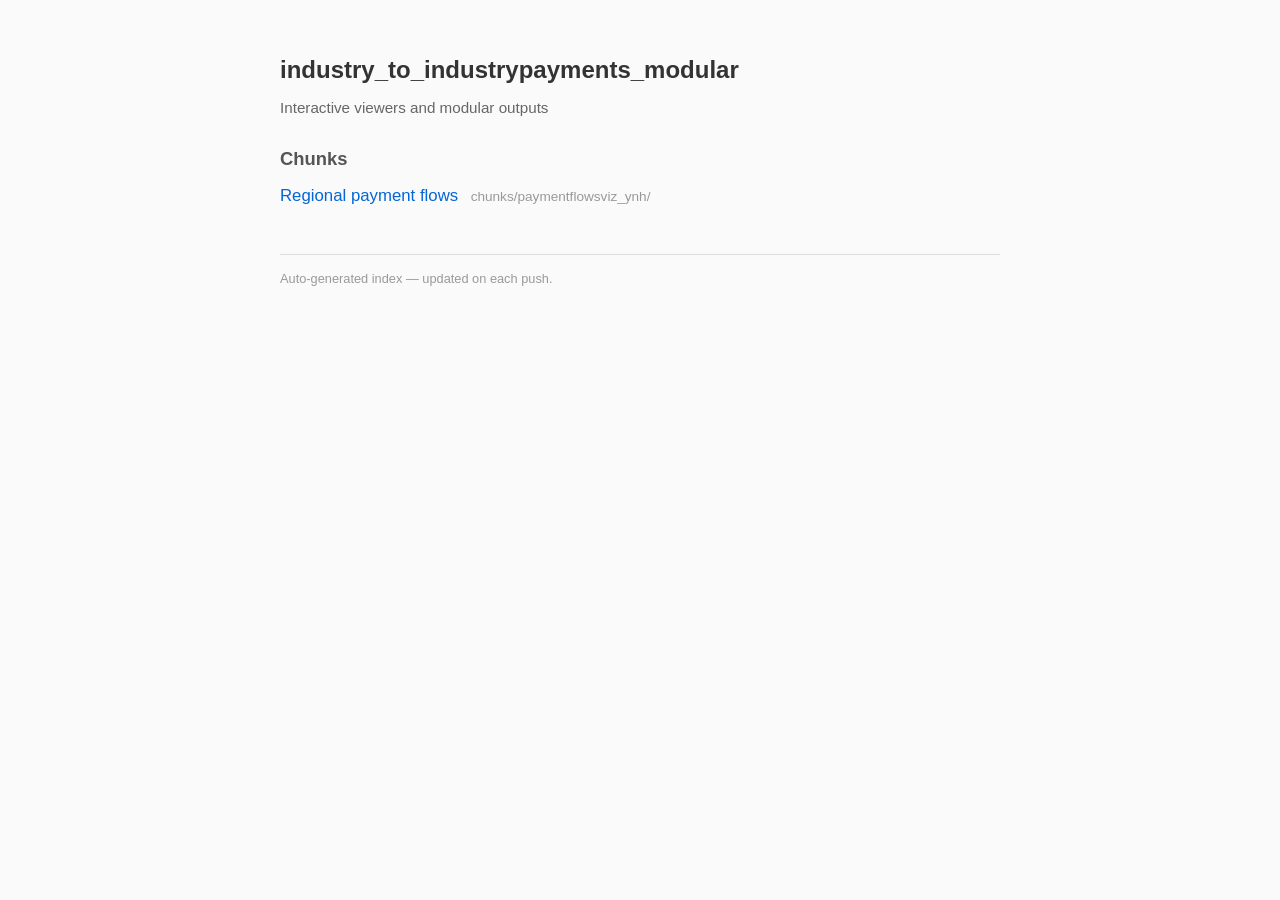
<file: docs/index.html>
<!DOCTYPE html>
<html lang="en">
<head>
  <meta charset="UTF-8">
  <meta name="viewport" content="width=device-width, initial-scale=1.0">
  <title>industry_to_industrypayments_modular</title>
  <style>
    body {
      font-family: -apple-system, BlinkMacSystemFont, "Segoe UI", Roboto, sans-serif;
      max-width: 720px;
      margin: 0 auto;
      padding: 40px 20px;
      background: #fafafa;
      color: #333;
    }
    h1 { font-size: 1.5rem; margin-bottom: 0.3rem; }
    h2 { font-size: 1.15rem; margin-top: 2rem; margin-bottom: 0.5rem; color: #555; }
    .subtitle { color: #666; font-size: 0.95rem; margin-bottom: 2rem; }
    ul { list-style: none; padding: 0; }
    li { margin-bottom: 0.75rem; }
    a {
      color: #0366d6;
      text-decoration: none;
      font-size: 1.05rem;
    }
    a:hover { text-decoration: underline; }
    .folder {
      color: #999;
      font-size: 0.85rem;
      margin-left: 0.5rem;
    }
    footer {
      margin-top: 3rem;
      padding-top: 1rem;
      border-top: 1px solid #ddd;
      color: #999;
      font-size: 0.8rem;
    }
  </style>
</head>
<body>
  <h1>industry_to_industrypayments_modular</h1>
  <p class="subtitle">Interactive viewers and modular outputs</p>
  <h2>Chunks</h2>
  <ul>
    <li><a href="chunks/paymentflowsviz_ynh/">Regional payment flows</a> <span class="folder">chunks/paymentflowsviz_ynh/</span></li>
  </ul>
  <footer>Auto-generated index &mdash; updated on each push.</footer>
</body>
</html>
</file>
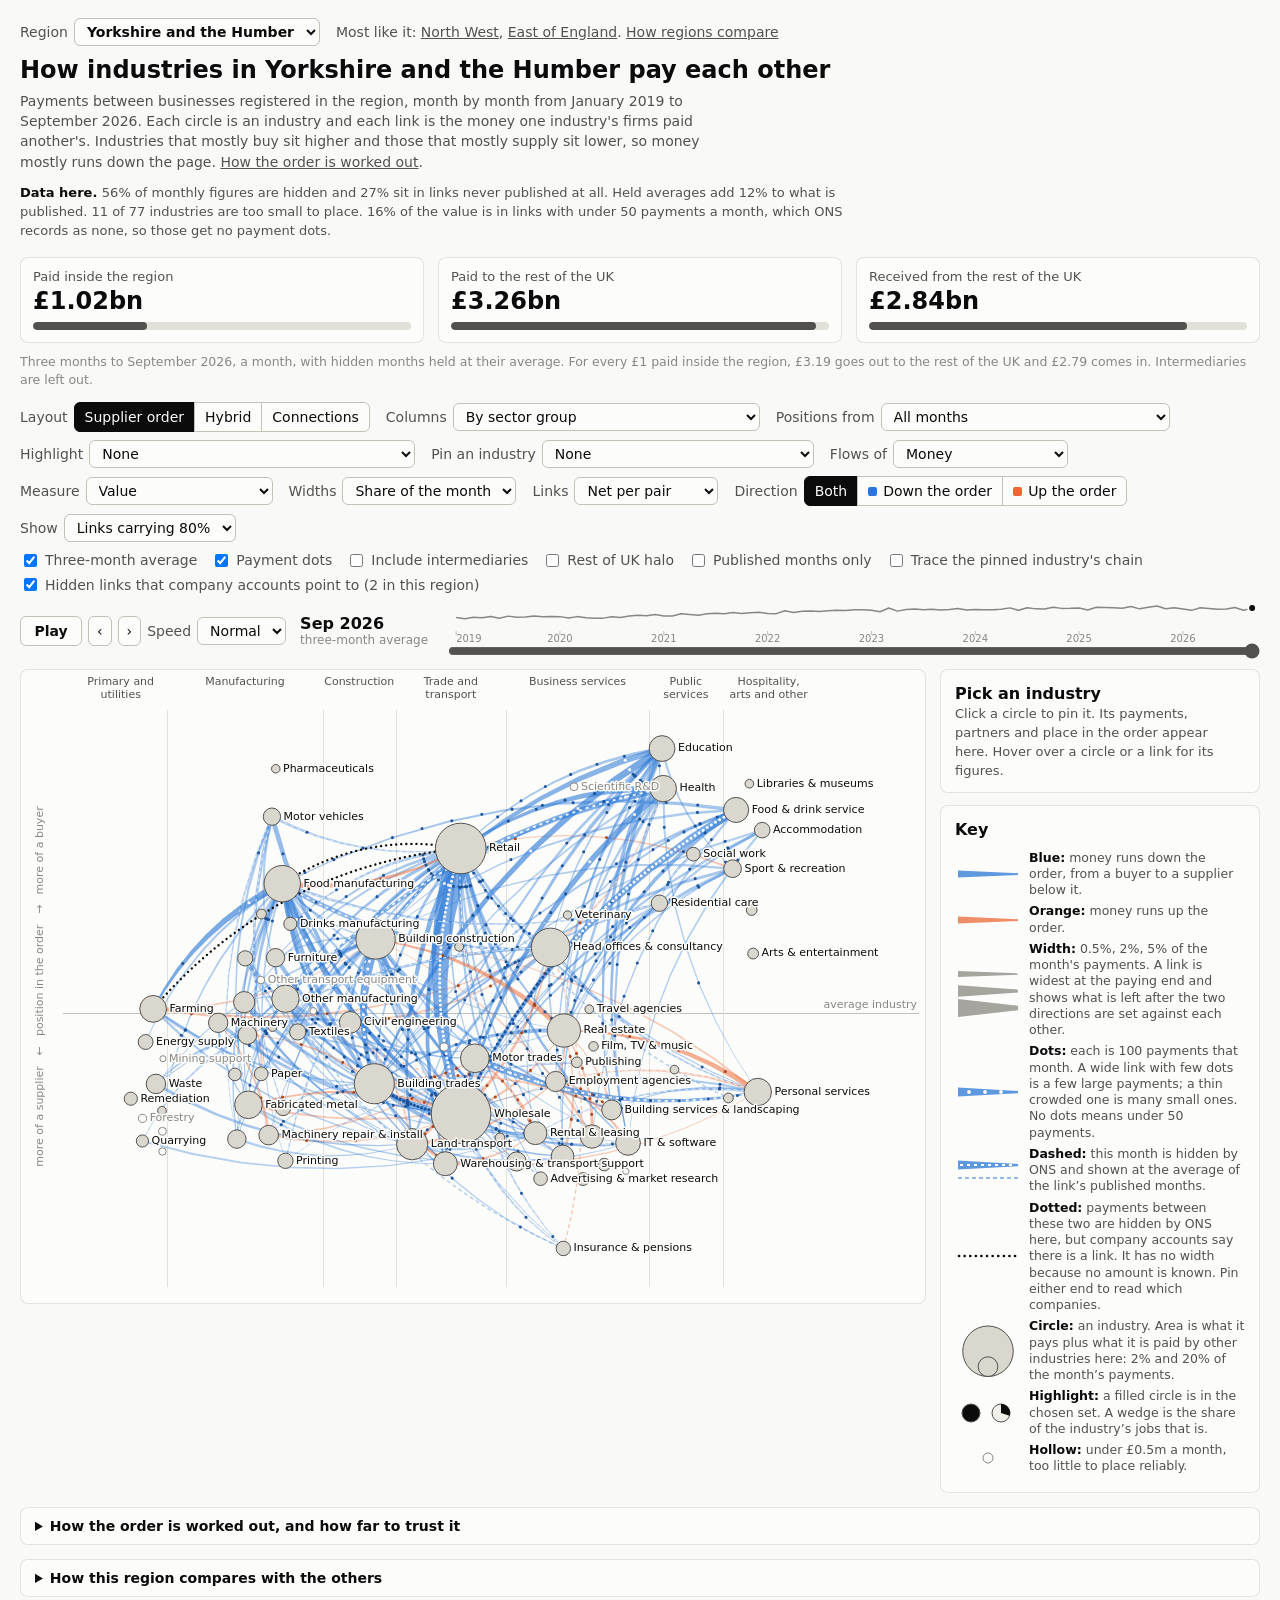
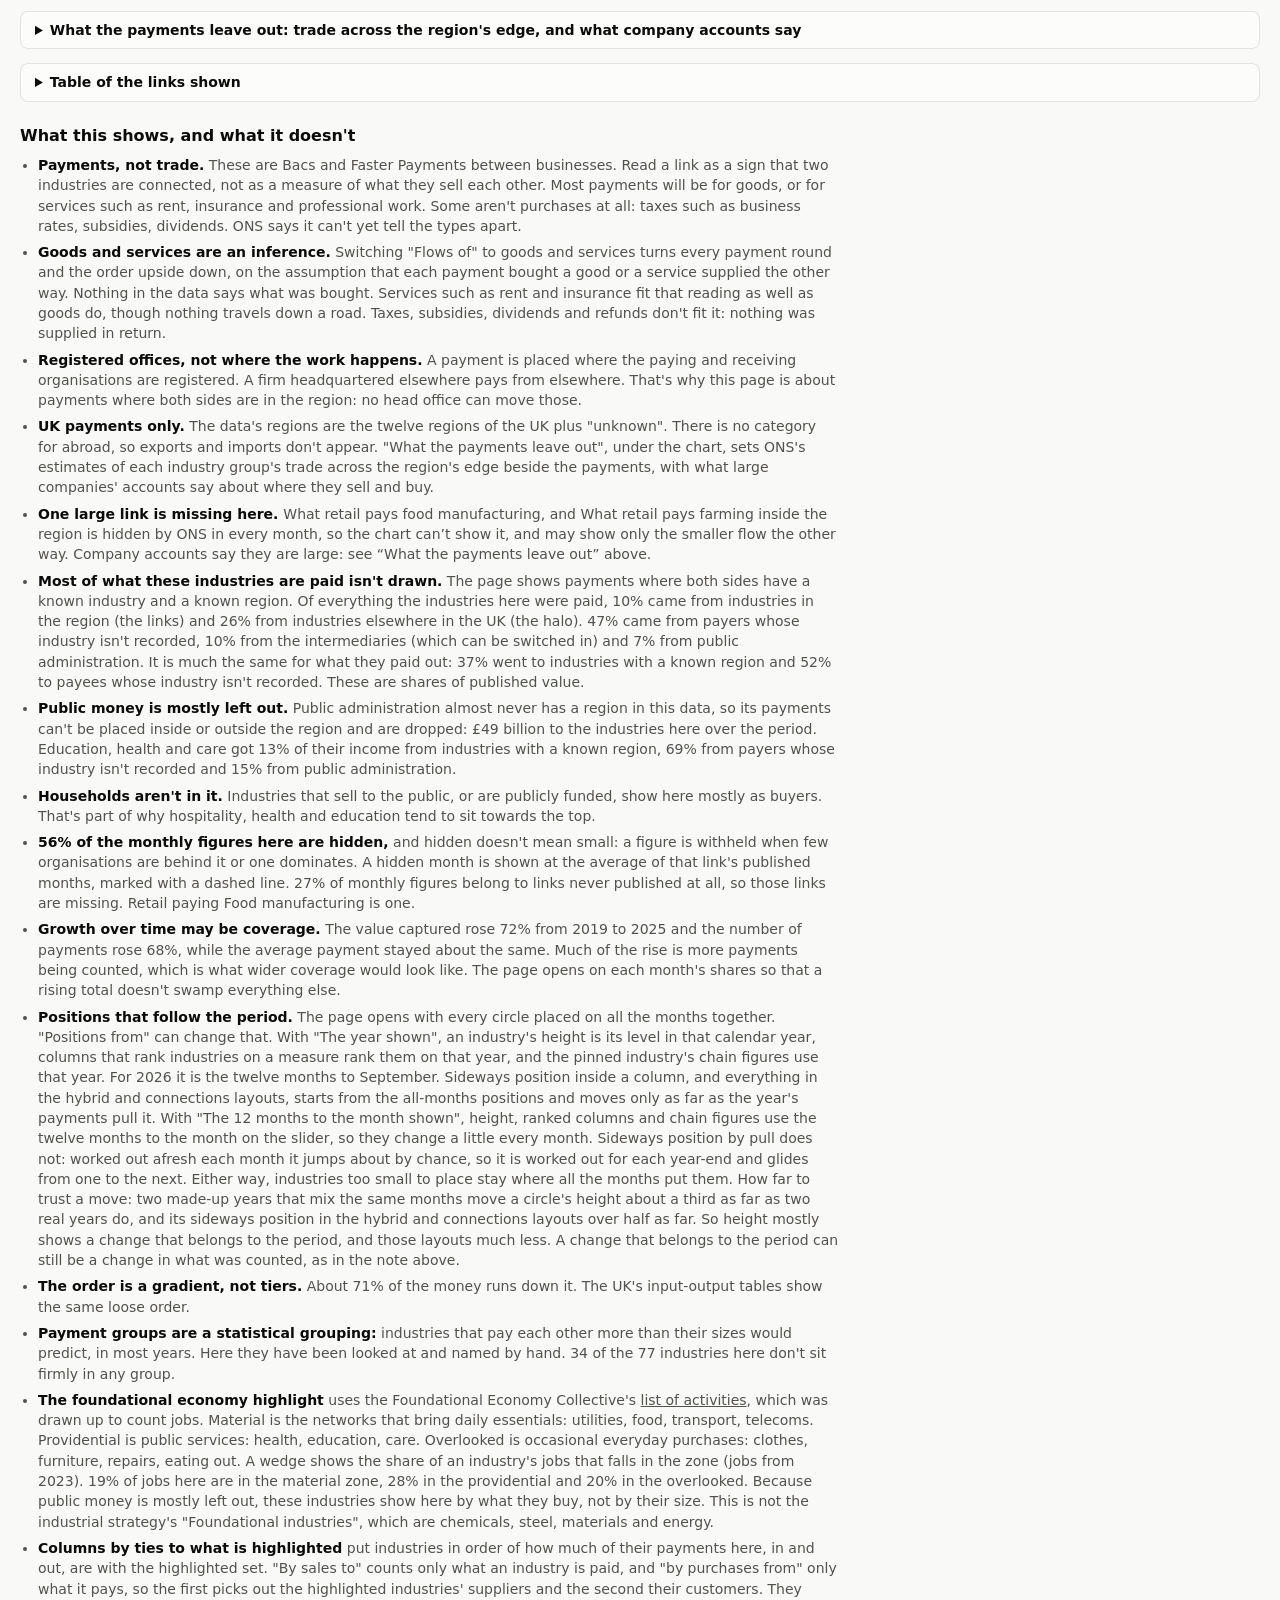
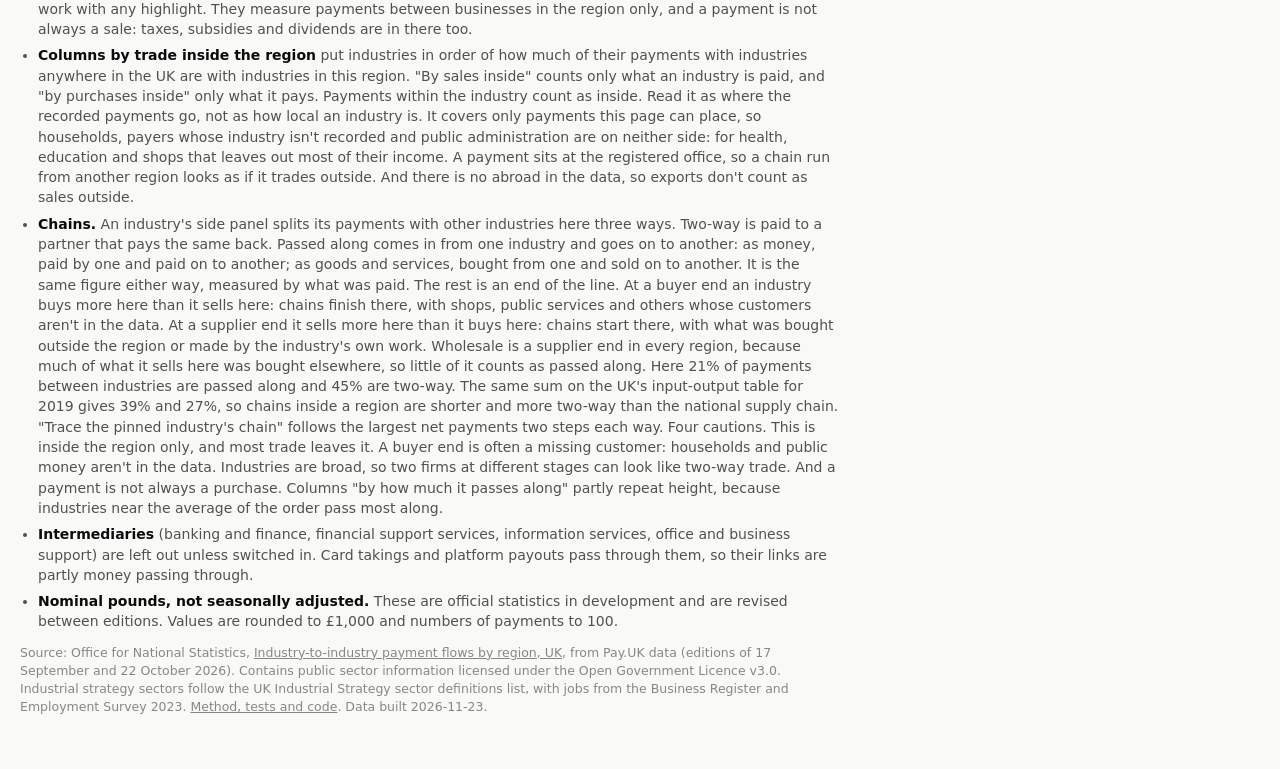
<file: docs/chunks/paymentflowsviz_ynh/index.html>
<!doctype html>
<html lang="en">
<head>
<meta charset="utf-8">
<meta name="viewport" content="width=device-width, initial-scale=1">
<title>Regional payment flows</title>
<meta name="description" content="Monthly business-to-business payments between the industries of a UK region, January 2019 to September 2026, drawn as a network that can be stepped or played through time.">
<link rel="stylesheet" href="flows.css">
</head>
<body>
<main class="viz-root">

  <header class="top">
    <div class="regionbar">
      <label class="ctl">Region <select id="region"></select></label>
      <span id="alike"></span>
    </div>
    <h1 id="h-title">How a region's industries pay each other</h1>
    <p class="lede">Payments between businesses registered in the region, month by month from January 2019 to September 2026. Each circle is an industry and each link is the money one industry's firms paid another's. <span id="lede-order">Industries that mostly buy sit higher and those that mostly supply sit lower, so money mostly runs down the page.</span> <a href="#order-note" id="order-link">How the order is worked out</a>.</p>
  </header>

  <p id="quality" class="quality" role="note"></p>

  <section class="strip" aria-label="Totals for the period shown">
    <div class="tile"><div class="tile-label" id="l-inside">Paid inside the region</div><div class="tile-value" id="t-inside">–</div><div class="tile-bar"><span id="b-inside"></span></div></div>
    <div class="tile"><div class="tile-label" id="l-out">Paid to the rest of the UK</div><div class="tile-value" id="t-out">–</div><div class="tile-bar"><span id="b-out"></span></div></div>
    <div class="tile"><div class="tile-label" id="l-in">Received from the rest of the UK</div><div class="tile-value" id="t-in">–</div><div class="tile-bar"><span id="b-in"></span></div></div>
    <p class="strip-note" id="strip-note"></p>
  </section>

  <section class="controls" aria-label="What to show">
    <fieldset class="seg" id="layout">
      <legend>Layout</legend>
      <label><input type="radio" name="layout" value="order"><span>Supplier order</span></label>
      <label><input type="radio" name="layout" value="hybrid"><span>Hybrid</span></label>
      <label><input type="radio" name="layout" value="force"><span>Connections</span></label>
    </fieldset>
    <label class="ctl">Columns <select id="cols"><option value="group">By sector group</option><option value="paygroup">By payment group</option><option value="shift">By how much its place shifts</option><option value="ties">By ties to what is highlighted</option><option value="sells">By sales to what is highlighted</option><option value="buys">By purchases from what is highlighted</option><option value="inside">By trade inside the region</option><option value="sellsinside">By sales inside the region</option><option value="buysinside">By purchases inside the region</option><option value="passed">By how much it passes along</option><option value="free">Free</option></select></label>
    <label class="ctl">Positions from <select id="pos"><option value="all">All months</option><option value="year">The year shown</option><option value="roll">The 12 months to the month shown</option></select><span id="pos-now"></span></label>
    <label class="ctl">Highlight <select id="lens"></select></label>
    <label class="ctl">Pin an industry <select id="pick"></select></label>
    <label class="ctl">Flows of <select id="show"><option value="money">Money</option><option value="goods">Goods and services</option></select></label>
    <label class="ctl">Measure <select id="measure"><option value="value">Value</option><option value="count">Number of payments</option></select></label>
    <label class="ctl">Widths <select id="scale"><option value="share">Share of the month</option><option value="amount">Actual amounts</option></select></label>
    <label class="ctl">Links <select id="net"><option value="net">Net per pair</option><option value="gross">Both directions</option></select></label>
    <fieldset class="seg" id="dirset">
      <legend>Direction</legend>
      <label><input type="radio" name="dir" value="both"><span>Both</span></label>
      <label><input type="radio" name="dir" value="down"><span><i class="sw sw-with"></i>Down the order</span></label>
      <label><input type="radio" name="dir" value="up"><span><i class="sw sw-against"></i>Up the order</span></label>
    </fieldset>
    <label class="ctl">Show <select id="cover"><option value="0.5">Links carrying 50%</option><option value="0.8">Links carrying 80%</option><option value="0.9">Links carrying 90%</option><option value="1">All links</option></select></label>
    <div class="checks">
      <label><input type="checkbox" id="smooth"> Three-month average</label>
      <label><input type="checkbox" id="dots"> Payment dots</label>
      <label><input type="checkbox" id="inter"> Include intermediaries</label>
      <label><input type="checkbox" id="halo"> Rest of UK halo</label>
      <label><input type="checkbox" id="pubonly"> Published months only</label>
      <label><input type="checkbox" id="trace"> Trace the pinned industry's chain</label>
      <label><input type="checkbox" id="vouch"> <span>Hidden links that company accounts point to<span id="vouch-n"></span></span></label>
    </div>
    <p id="pos-note" class="ctl-note" hidden></p>
  </section>

  <section class="timebar" aria-label="Time">
    <div class="time-buttons">
      <button id="play" type="button">Play</button>
      <button id="prev" type="button" aria-label="Previous month">&lsaquo;</button>
      <button id="next" type="button" aria-label="Next month">&rsaquo;</button>
      <label class="ctl">Speed <select id="speed"><option value="1.5">Slow</option><option value="3">Normal</option><option value="6">Fast</option><option value="12">Faster</option></select></label>
    </div>
    <div class="time-label" id="monthLabel" aria-live="polite"></div>
    <div class="time-track">
      <svg id="spark" aria-hidden="true"></svg>
      <input id="month" type="range" min="0" max="92" step="1" value="92" aria-label="Month">
    </div>
  </section>

  <section class="stage">
    <div id="chartwrap">
      <canvas id="chart" role="img" aria-label="Network of payments between industries. The table below the chart lists the same links."></canvas>
      <div id="tip" role="status"></div>
    </div>
    <aside id="side">
      <div id="detail"></div>
      <div id="key" aria-label="Key"></div>
    </aside>
  </section>

  <details id="order-note" class="fold">
    <summary>How the order is worked out, and how far to trust it</summary>
    <div class="fold-body">
      <h3>The calculation</h3>
      <ul>
        <li><strong>What goes in.</strong> Every payment between two different industries where both sides are registered in the region, added up over the whole period, January 2019 to September 2026. It uses the value of payments, with hidden months held at their average. Payments to and from the rest of the UK play no part.</li>
        <li><strong>What comes out.</strong> Each industry gets a level. The levels are chosen so that, as far as the payments allow, a buyer sits one level above each of its suppliers, and big payments count for more than small ones. Precisely: they make the sum, over every link, of the payment times (buyer's level minus supplier's level minus one) squared as small as it can be. These are called trophic levels, after the food webs they were first used on.</li>
        <li><strong>Where zero is.</strong> Levels are measured from the average industry, weighted by size. Height on the chart is the level, give or take a few pixels so that circles at the same level can sit side by side.</li>
        <li><strong>One order for the whole period.</strong> Circles don't move as time plays, so everything that moves is a change in payments. Pin an industry to see how its level drifts, worked out on the 12 months to each month. The Columns option "By how much its place shifts" lines industries up by the standard deviation of that drifting level, steadiest on the left. Setting "Positions from" to "The year shown" changes this: each circle then takes its level for the calendar year on the slider, and slides when the month moves into another year. "The 12 months to the month shown" does the same with a window that rolls forward a month at a time, so circles drift.</li>
        <li><strong>A plainer way to think of it.</strong> The order is almost the same as ranking industries by the balance of their dealings with other industries here: how much of it is paying out, and how much is being paid (the two rankings correlate <span data-f="balance_cor"></span>). The level adds one thing: who you buy from matters, not only how much.</li>
        <li><strong>Goods and services view.</strong> The same order, turned upside down.</li>
      </ul>
      <h3>How well it holds up</h3>
      <ul>
        <li><strong>It's real but loose.</strong> <span data-f="down_pct"></span> of the money runs down the order, where chance would give 50%. On a score where 0 is perfect tiers and 1 is no order at all, these payments score <span data-f="incoherence"></span>. Shuffling which way round each pair's payments go gives <span data-f="shuffled"></span>.</li>
        <li><strong>The real supply chain is just as loose.</strong> The UK's input-output table scores <span data-f="io_incoherence"></span> on the same method. Industries trade in both directions a great deal.</li>
        <li><strong>How far it agrees with the input-output table.</strong> Ranking industries by level from these payments and from the national table gives a correlation of <span data-f="io_cor"></span>. Across the twelve regions that figure runs from <span id="io-range"></span>.</li>
        <li><strong>How steady it is over time.</strong> Each single year's order correlates <span data-f="yearly_cor"></span> with the whole-period one, and each single month's <span data-f="monthly_cor"></span> at the median.</li>
      </ul>
      <h3>What to keep in mind</h3>
      <ul>
        <li><strong>Small gaps mean little.</strong> The whole order spans only about <span data-f="span"></span> levels, and an industry's level wobbles by about <span data-f="wobble"></span> from month to month. Read top, middle and bottom, not fine rankings.</li>
        <li><strong>"Supplier" means "gets paid".</strong> Landlords, insurers and councils collecting rates are suppliers here.</li>
        <li><strong>The top is partly who's missing.</strong> Households aren't in the data, and public administration's payments have no region, so they are left out (see the notes at the foot of the page). Industries that sell to the public or are publicly funded have few paying customers left in the data, so they look like pure buyers.</li>
        <li><strong>It's the order inside the region only.</strong> An industry that buys mostly from elsewhere in the UK, or sells mostly to it, is placed on the small part of its dealings that stays here.</li>
        <li><strong>Hidden figures shape it.</strong> <span data-f="never_pct"></span> of monthly figures belong to links ONS never publishes, and those links count as nothing. Using published months only gives single months that correlate <span data-f="monthly_cor_published"></span> with their whole period, against <span data-f="monthly_cor"></span> with held values.</li>
        <li><strong>Value and number of payments disagree.</strong> An order built on the number of payments correlates <span data-f="count_cor"></span> with this one, and <span data-f="count_io_cor"></span> with the input-output table, against <span data-f="io_cor"></span> for value. Value is used because across the regions it tracks the table better.</li>
        <li><strong>Small industries are unreliable.</strong> The <span data-f="small_n"></span> with under £0.5m a month are drawn hollow and held inside the range of the rest. <span data-f="small_example"></span></li>
        <li><strong>Intermediaries are left out of it</strong> unless switched in. Switching them in barely moves the others (their order correlates <span data-f="inter_cor"></span> either way).</li>
      </ul>
      <p class="source">Method: MacKay, Johnson and Sansom (2020), <a href="https://doi.org/10.1098/rsos.201138">How directed is a directed network?</a>, Royal Society Open Science 7. The figures above come from the tests in the <a href="https://github.com/DanOlner/industry_to_industrypayments_modular/tree/master/docs/chunks/paymentflowsviz_ynh">project folder</a>, run on the editions named below.</p>
    </div>
  </details>

  <details id="compare" class="fold">
    <summary>How this region compares with the others</summary>
    <div class="fold-body" id="compare-body"></div>
  </details>

  <details id="outside" class="fold">
    <summary>What the payments leave out: trade across the region's edge, and what company accounts say</summary>
    <div class="fold-body wide" id="outside-body"></div>
  </details>

  <details id="tablebox" class="fold">
    <summary>Table of the links shown</summary>
    <div class="table-tools"><span id="tablecap"></span><button id="csv" type="button">Download as CSV</button></div>
    <div class="table-scroll"><table id="linktable"><thead></thead><tbody></tbody></table></div>
  </details>

  <section class="notes">
    <h2>What this shows, and what it doesn't</h2>
    <ul>
      <li><strong>Payments, not trade.</strong> These are Bacs and Faster Payments between businesses. Read a link as a sign that two industries are connected, not as a measure of what they sell each other. Most payments will be for goods, or for services such as rent, insurance and professional work. Some aren't purchases at all: taxes such as business rates, subsidies, dividends. ONS says it can't yet tell the types apart.</li>
      <li><strong>Goods and services are an inference.</strong> Switching "Flows of" to goods and services turns every payment round and the order upside down, on the assumption that each payment bought a good or a service supplied the other way. Nothing in the data says what was bought. Services such as rent and insurance fit that reading as well as goods do, though nothing travels down a road. Taxes, subsidies, dividends and refunds don't fit it: nothing was supplied in return.</li>
      <li><strong>Registered offices, not where the work happens.</strong> A payment is placed where the paying and receiving organisations are registered. A firm headquartered elsewhere pays from elsewhere. That's why this page is about payments where both sides are in the region: no head office can move those.</li>
      <li><strong>UK payments only.</strong> The data's regions are the twelve regions of the UK plus "unknown". There is no category for abroad, so exports and imports don't appear. "What the payments leave out", under the chart, sets ONS's estimates of each industry group's trade across the region's edge beside the payments, with what large companies' accounts say about where they sell and buy.</li>
      <li id="note-vouched" hidden></li>
      <li><strong>Most of what these industries are paid isn't drawn.</strong> The page shows payments where both sides have a known industry and a known region. Of everything the industries here were paid, <span data-f="inside_received"></span> came from industries in the region (the links) and <span data-f="elsewhere_received"></span> from industries elsewhere in the UK (the halo). <span data-f="unknown_received"></span> came from payers whose industry isn't recorded, <span data-f="inter_received"></span> from the intermediaries (which can be switched in) and <span data-f="gov_received"></span> from public administration. It is much the same for what they paid out: <span data-f="shown_paid"></span> went to industries with a known region and <span data-f="unknown_paid"></span> to payees whose industry isn't recorded. These are shares of published value.</li>
      <li><strong>Public money is mostly left out.</strong> Public administration almost never has a region in this data, so its payments can't be placed inside or outside the region and are dropped: <span data-f="gov_paid"></span> to the industries here over the period. Education, health and care got <span data-f="ps_shown"></span> of their income from industries with a known region, <span data-f="ps_unknown"></span> from payers whose industry isn't recorded and <span data-f="ps_gov"></span> from public administration.</li>
      <li><strong>Households aren't in it.</strong> Industries that sell to the public, or are publicly funded, show here mostly as buyers. That's part of why hospitality, health and education tend to sit towards the top.</li>
      <li><strong><span data-f="hidden_pct"></span> of the monthly figures here are hidden,</strong> and hidden doesn't mean small: a figure is withheld when few organisations are behind it or one dominates. A hidden month is shown at the average of that link's published months, marked with a dashed line. <span data-f="never_pct"></span> of monthly figures belong to links never published at all, so those links are missing. <span data-f="never_example"></span> is one.</li>
      <li><strong>Growth over time may be coverage.</strong> <span data-f="growth"></span> The page opens on each month's shares so that a rising total doesn't swamp everything else.</li>
      <li><strong>Positions that follow the period.</strong> The page opens with every circle placed on all the months together. "Positions from" can change that. With "The year shown", an industry's height is its level in that calendar year, columns that rank industries on a measure rank them on that year, and the pinned industry's chain figures use that year. For 2026 it is the twelve months to September. Sideways position inside a column, and everything in the hybrid and connections layouts, starts from the all-months positions and moves only as far as the year's payments pull it. With "The 12 months to the month shown", height, ranked columns and chain figures use the twelve months to the month on the slider, so they change a little every month. Sideways position by pull does not: worked out afresh each month it jumps about by chance, so it is worked out for each year-end and glides from one to the next. Either way, industries too small to place stay where all the months put them. How far to trust a move: two made-up years that mix the same months move a circle's height about a third as far as two real years do, and its sideways position in the hybrid and connections layouts over half as far. So height mostly shows a change that belongs to the period, and those layouts much less. A change that belongs to the period can still be a change in what was counted, as in the note above.</li>
      <li><strong>The order is a gradient, not tiers.</strong> About <span data-f="down_pct"></span> of the money runs down it. The UK's input-output tables show the same loose order.</li>
      <li><strong>Payment groups are a statistical grouping:</strong> industries that pay each other more than their sizes would predict, in most years. <span data-if="groups_named_by_hand">Here they have been looked at and named by hand.</span><span data-unless="groups_named_by_hand">For this region nobody has looked them over, and each is labelled by its largest members.</span> <span data-f="groups_not_firm"></span> industries here don't sit firmly in any group.</li>
      <li><strong>The foundational economy highlight</strong> uses the Foundational Economy Collective's <a href="https://foundationaleconomy.com/activity-classification/">list of activities</a>, which was drawn up to count jobs. Material is the networks that bring daily essentials: utilities, food, transport, telecoms. Providential is public services: health, education, care. Overlooked is occasional everyday purchases: clothes, furniture, repairs, eating out. A wedge shows the share of an industry's jobs that falls in the zone (jobs from <span data-f="fe_year"></span>). <span data-f="fe_jobs"></span> Because public money is mostly left out, these industries show here by what they buy, not by their size. This is not the industrial strategy's "Foundational industries", which are chemicals, steel, materials and energy.</li>
      <li><strong>Columns by ties to what is highlighted</strong> put industries in order of how much of their payments here, in and out, are with the highlighted set. "By sales to" counts only what an industry is paid, and "by purchases from" only what it pays, so the first picks out the highlighted industries' suppliers and the second their customers. They work with any highlight. They measure payments between businesses in the region only, and a payment is not always a sale: taxes, subsidies and dividends are in there too.</li>
      <li><strong>Columns by trade inside the region</strong> put industries in order of how much of their payments with industries anywhere in the UK are with industries in this region. "By sales inside" counts only what an industry is paid, and "by purchases inside" only what it pays. Payments within the industry count as inside. Read it as where the recorded payments go, not as how local an industry is. It covers only payments this page can place, so households, payers whose industry isn't recorded and public administration are on neither side: for health, education and shops that leaves out most of their income. A payment sits at the registered office, so a chain run from another region looks as if it trades outside. And there is no abroad in the data, so exports don't count as sales outside.</li>
      <li><strong>Chains.</strong> An industry's side panel splits its payments with other industries here three ways. Two-way is paid to a partner that pays the same back. Passed along comes in from one industry and goes on to another: as money, paid by one and paid on to another; as goods and services, bought from one and sold on to another. It is the same figure either way, measured by what was paid. The rest is an end of the line. At a buyer end an industry buys more here than it sells here: chains finish there, with shops, public services and others whose customers aren't in the data. At a supplier end it sells more here than it buys here: chains start there, with what was bought outside the region or made by the industry's own work. Wholesale is a supplier end in every region, because much of what it sells here was bought elsewhere, so little of it counts as passed along. Here <span id="chain-passed"></span> of payments between industries are passed along and <span id="chain-twoway"></span> are two-way. The same sum on the UK's input-output table for 2019 gives 39% and 27%, so chains inside a region are shorter and more two-way than the national supply chain. "Trace the pinned industry's chain" follows the largest net payments two steps each way. Four cautions. This is inside the region only, and most trade leaves it. A buyer end is often a missing customer: households and public money aren't in the data. Industries are broad, so two firms at different stages can look like two-way trade. And a payment is not always a purchase. Columns "by how much it passes along" partly repeat height, because industries near the average of the order pass most along.</li>
      <li><strong>Intermediaries</strong> (banking and finance, financial support services, information services, office and business support) are left out unless switched in. Card takings and platform payouts pass through them, so their links are partly money passing through.</li>
      <li><strong>Nominal pounds, not seasonally adjusted.</strong> These are official statistics in development and are revised between editions. Values are rounded to £1,000 and numbers of payments to 100.</li>
    </ul>
    <p class="source">Source: Office for National Statistics, <a href="https://www.ons.gov.uk/economy/economicoutputandproductivity/output/datasets/industrytoindustrypaymentflowsbyregionuk">Industry-to-industry payment flows by region, UK</a>, from Pay.UK data (editions of 17 September and 22 October 2026). Contains public sector information licensed under the Open Government Licence v3.0. Industrial strategy sectors follow the UK Industrial Strategy sector definitions list, with jobs from the Business Register and Employment Survey <span data-f="is8_year"></span>. <a href="https://github.com/DanOlner/industry_to_industrypayments_modular/tree/master/docs/chunks/paymentflowsviz_ynh">Method, tests and code</a>. <span id="built"></span></p>
  </section>

</main>
<script src="lib/d3.v7.9.0.min.js"></script>
<script src="data/regions.js"></script>
<script src="data/outside.js"></script>
<script src="flows.js"></script>
</body>
</html>
</file>
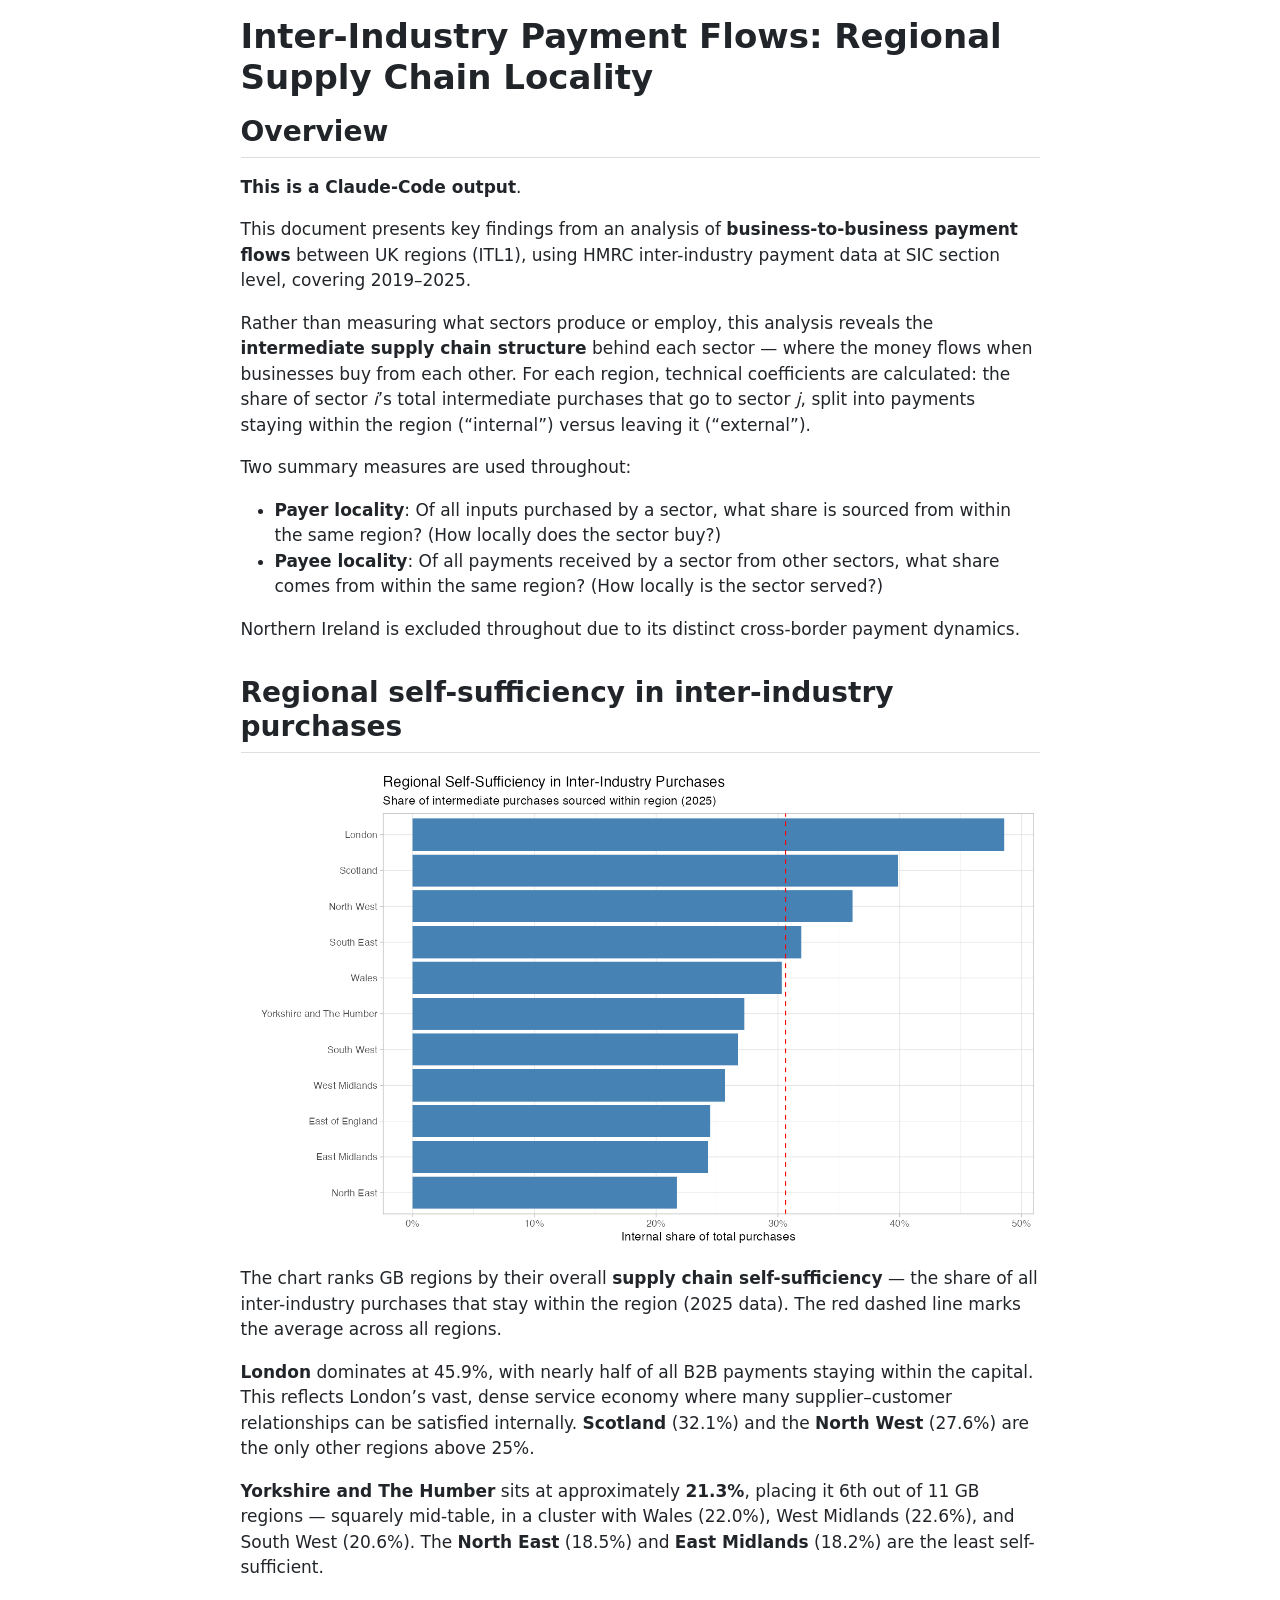
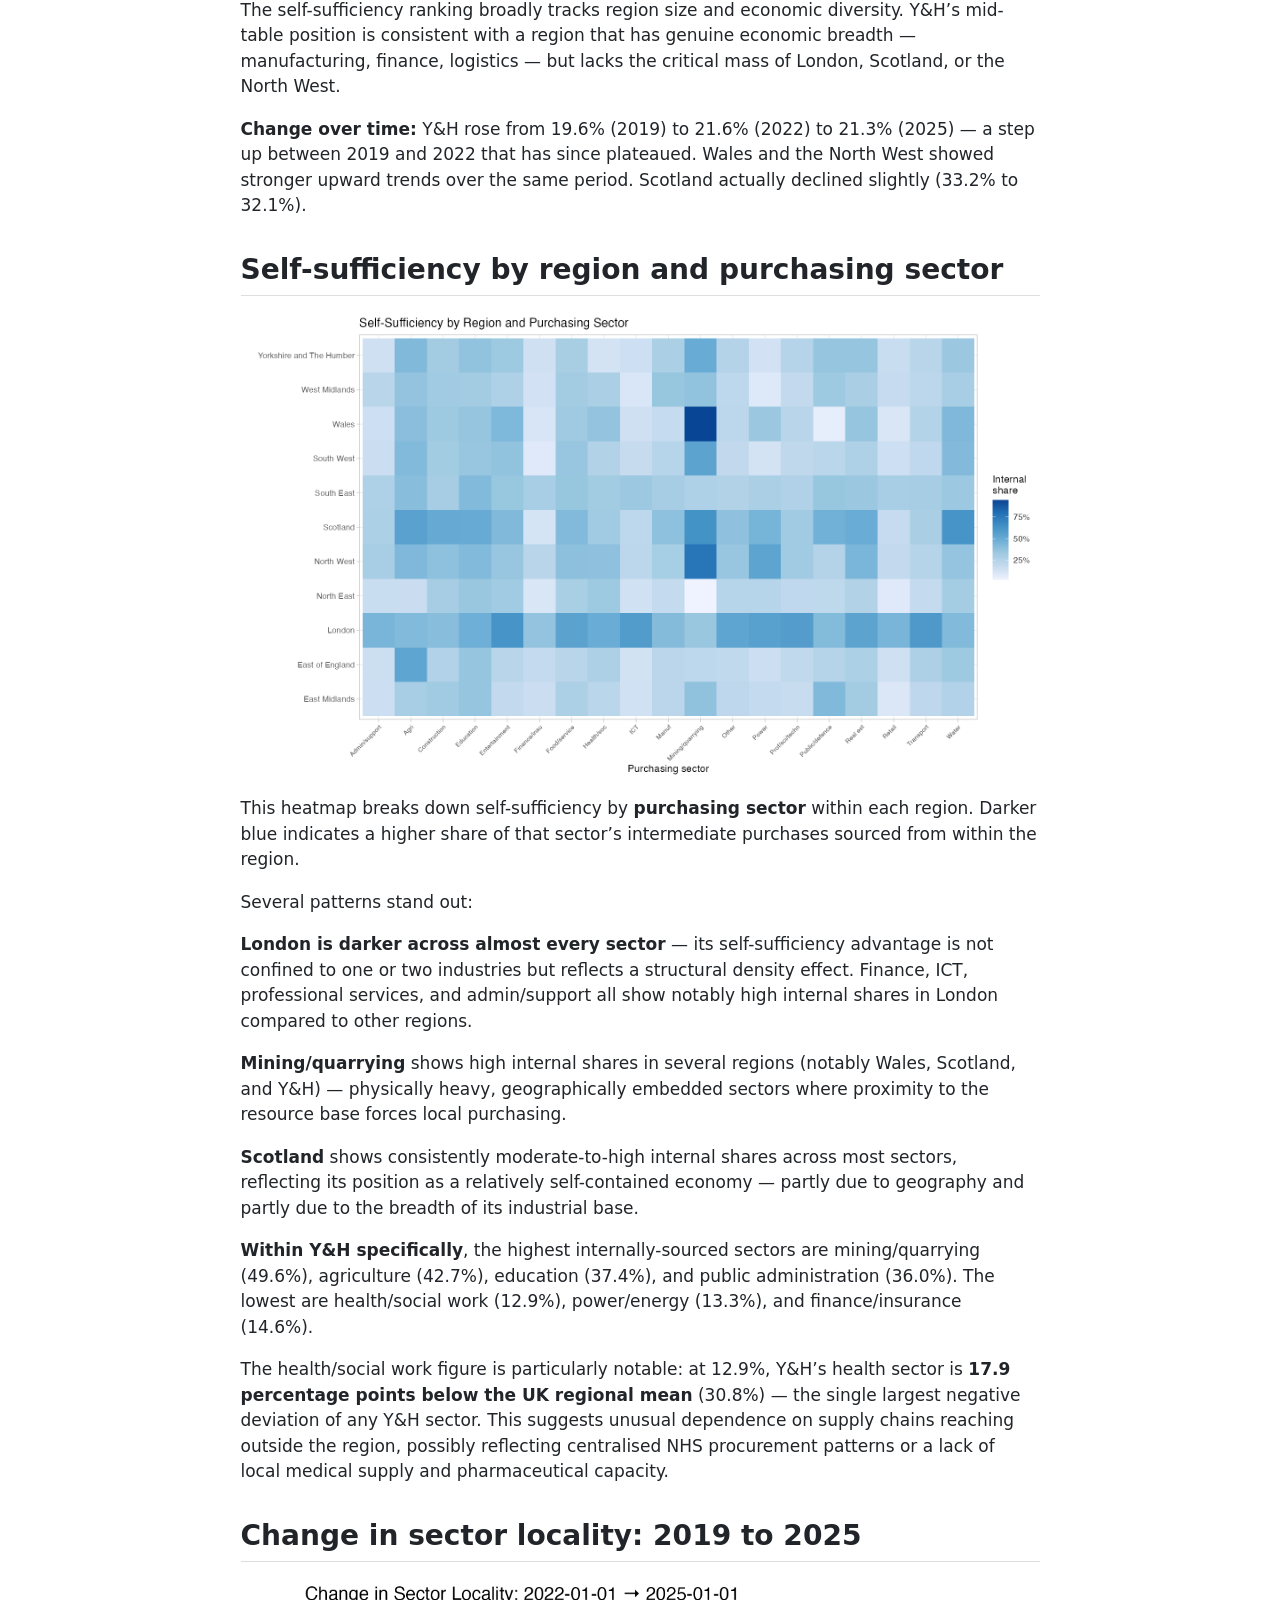
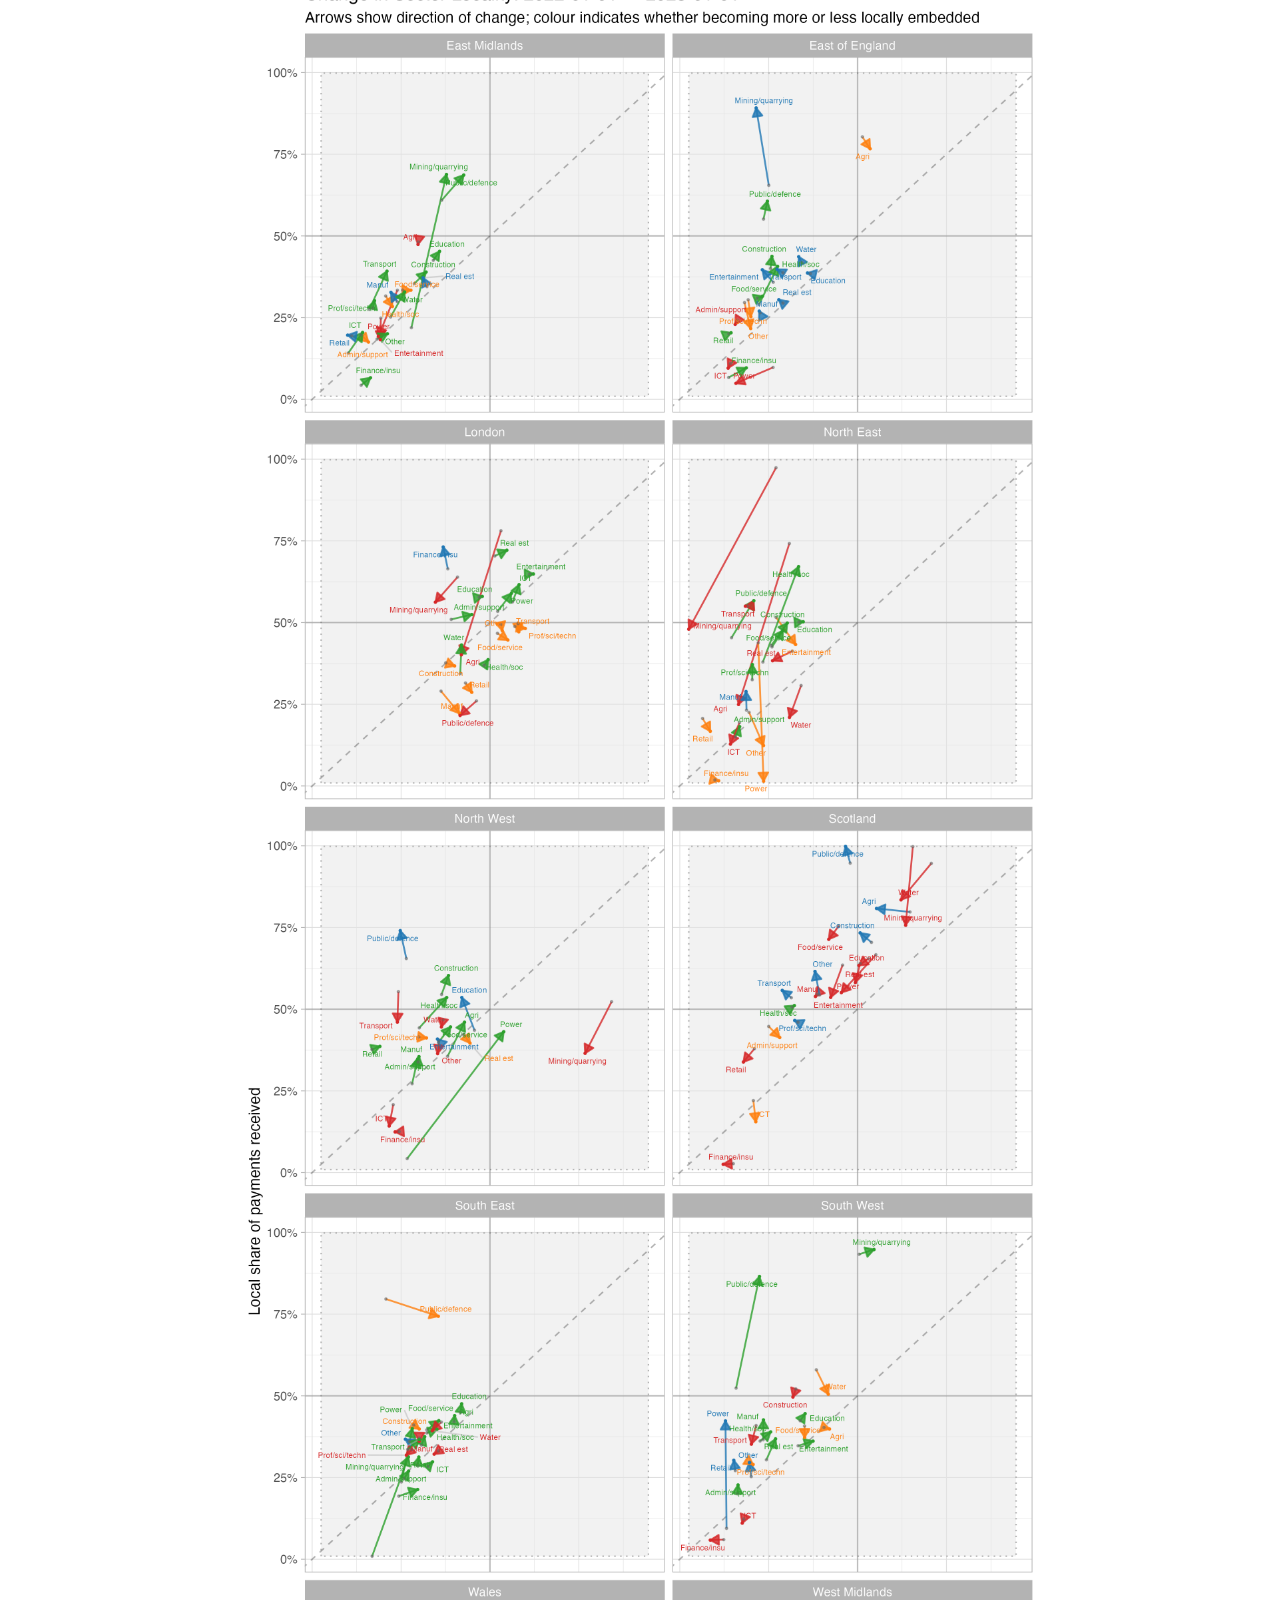
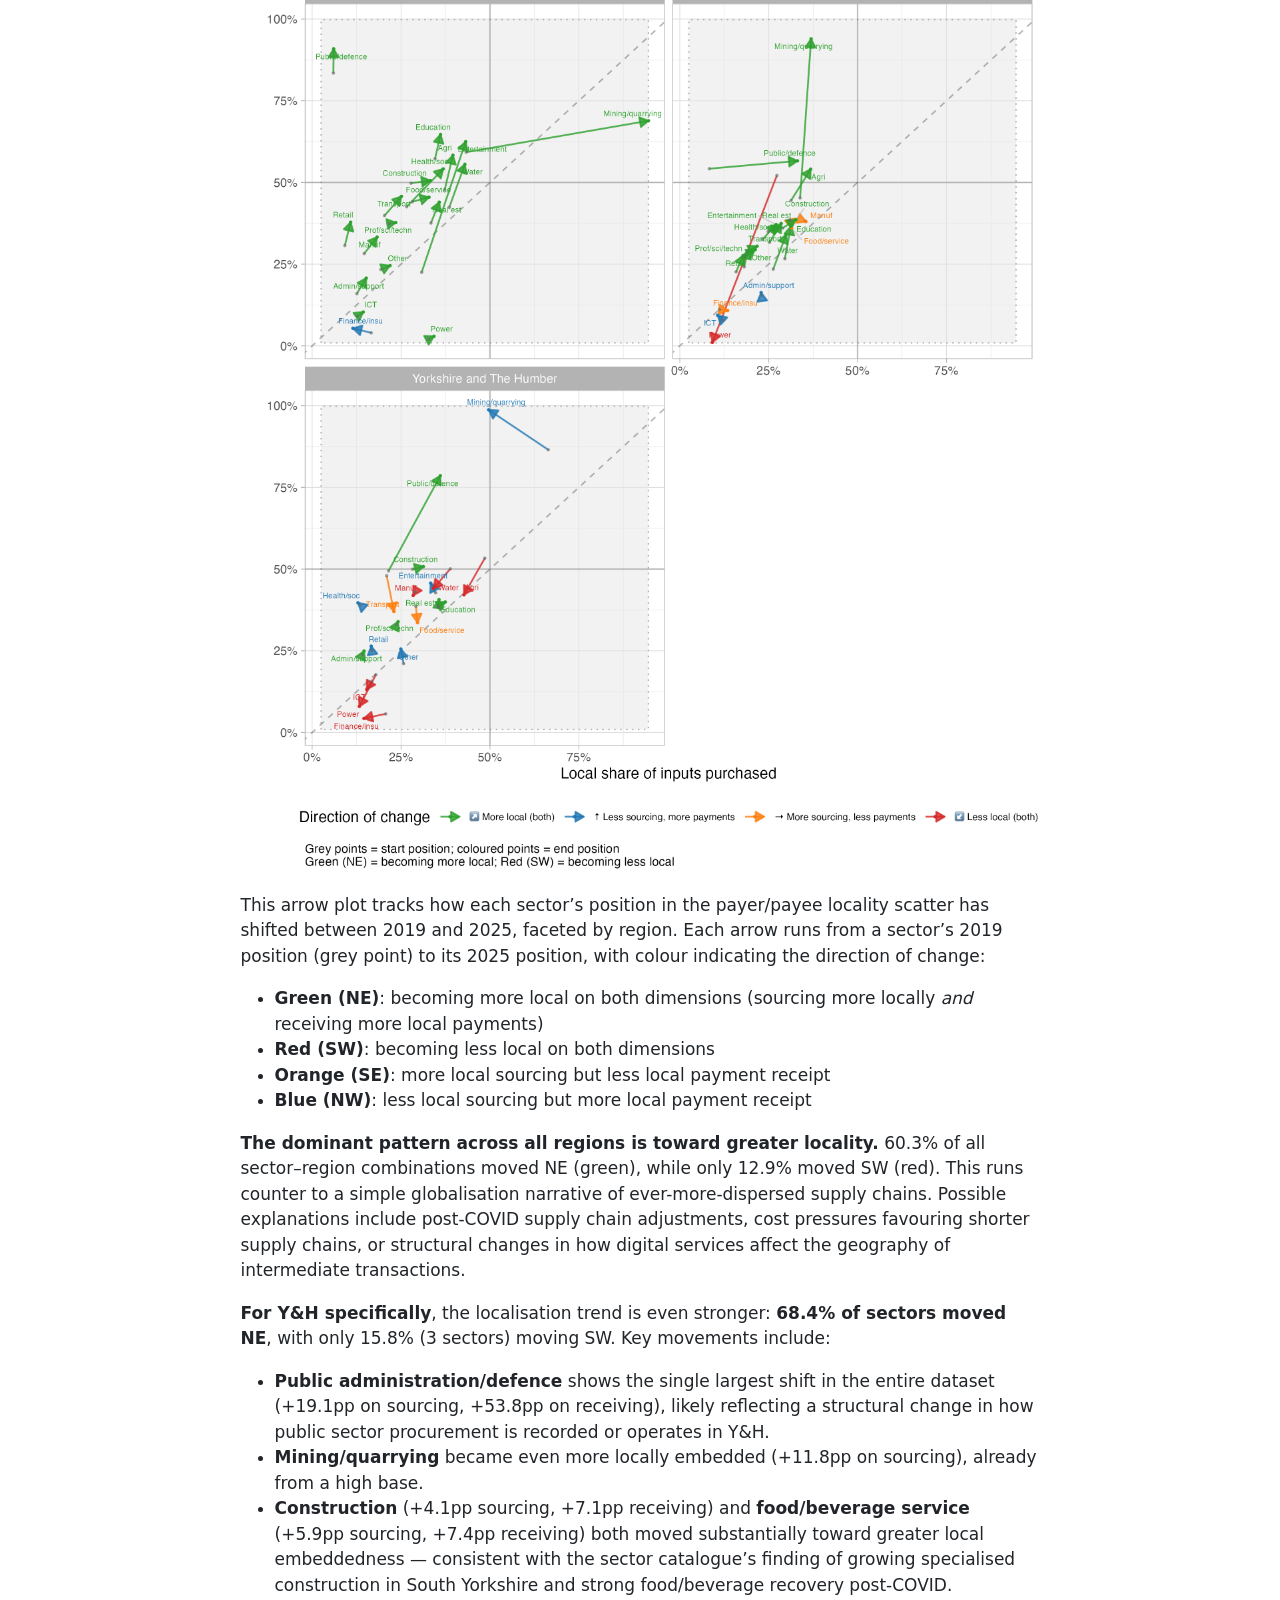
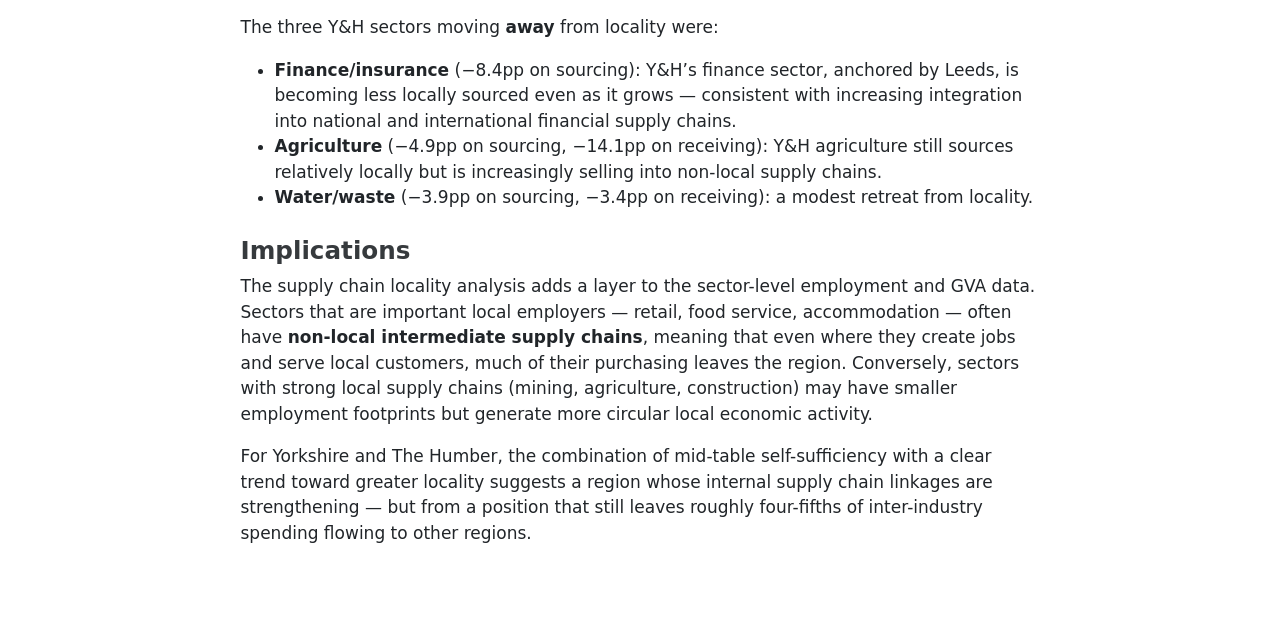
<file: docs/pages/i2i_supplychains_CCdraft/industry_to_industry_supply_chain_locality_2025.html>
<!DOCTYPE html>
<html xmlns="http://www.w3.org/1999/xhtml" lang="en" xml:lang="en"><head>

<meta charset="utf-8">
<meta name="generator" content="quarto-1.8.26">

<meta name="viewport" content="width=device-width, initial-scale=1.0, user-scalable=yes">


<title>Inter-Industry Payment Flows: Regional Supply Chain Locality</title>
<style>
code{white-space: pre-wrap;}
span.smallcaps{font-variant: small-caps;}
div.columns{display: flex; gap: min(4vw, 1.5em);}
div.column{flex: auto; overflow-x: auto;}
div.hanging-indent{margin-left: 1.5em; text-indent: -1.5em;}
ul.task-list{list-style: none;}
ul.task-list li input[type="checkbox"] {
  width: 0.8em;
  margin: 0 0.8em 0.2em -1em; /* quarto-specific, see https://github.com/quarto-dev/quarto-cli/issues/4556 */ 
  vertical-align: middle;
}
</style>


<script src="industry_to_industry_supply_chain_locality_2025_files/libs/clipboard/clipboard.min.js"></script>
<script src="industry_to_industry_supply_chain_locality_2025_files/libs/quarto-html/quarto.js" type="module"></script>
<script src="industry_to_industry_supply_chain_locality_2025_files/libs/quarto-html/tabsets/tabsets.js" type="module"></script>
<script src="industry_to_industry_supply_chain_locality_2025_files/libs/quarto-html/axe/axe-check.js" type="module"></script>
<script src="industry_to_industry_supply_chain_locality_2025_files/libs/quarto-html/popper.min.js"></script>
<script src="industry_to_industry_supply_chain_locality_2025_files/libs/quarto-html/tippy.umd.min.js"></script>
<script src="industry_to_industry_supply_chain_locality_2025_files/libs/quarto-html/anchor.min.js"></script>
<link href="industry_to_industry_supply_chain_locality_2025_files/libs/quarto-html/tippy.css" rel="stylesheet">
<link href="industry_to_industry_supply_chain_locality_2025_files/libs/quarto-html/quarto-syntax-highlighting-587c61ba64f3a5504c4d52d930310e48.css" rel="stylesheet" id="quarto-text-highlighting-styles">
<script src="industry_to_industry_supply_chain_locality_2025_files/libs/bootstrap/bootstrap.min.js"></script>
<link href="industry_to_industry_supply_chain_locality_2025_files/libs/bootstrap/bootstrap-icons.css" rel="stylesheet">
<link href="industry_to_industry_supply_chain_locality_2025_files/libs/bootstrap/bootstrap-d6a003b94517c951b2d65075d42fb01b.min.css" rel="stylesheet" append-hash="true" id="quarto-bootstrap" data-mode="light">


</head>

<body class="fullcontent quarto-light">

<div id="quarto-content" class="page-columns page-rows-contents page-layout-article">

<main class="content" id="quarto-document-content">

<header id="title-block-header" class="quarto-title-block default">
<div class="quarto-title">
<h1 class="title">Inter-Industry Payment Flows: Regional Supply Chain Locality</h1>
</div>



<div class="quarto-title-meta">

    
  
    
  </div>
  


</header>


<section id="overview" class="level2">
<h2 class="anchored" data-anchor-id="overview">Overview</h2>
<p><strong>This is a Claude-Code output</strong>.</p>
<p>This document presents key findings from an analysis of <strong>business-to-business payment flows</strong> between UK regions (ITL1), using HMRC inter-industry payment data at SIC section level, covering 2019–2025.</p>
<p>Rather than measuring what sectors produce or employ, this analysis reveals the <strong>intermediate supply chain structure</strong> behind each sector — where the money flows when businesses buy from each other. For each region, technical coefficients are calculated: the share of sector <em>i</em>’s total intermediate purchases that go to sector <em>j</em>, split into payments staying within the region (“internal”) versus leaving it (“external”).</p>
<p>Two summary measures are used throughout:</p>
<ul>
<li><strong>Payer locality</strong>: Of all inputs purchased by a sector, what share is sourced from within the same region? (How locally does the sector buy?)</li>
<li><strong>Payee locality</strong>: Of all payments received by a sector from other sectors, what share comes from within the same region? (How locally is the sector served?)</li>
</ul>
<p>Northern Ireland is excluded throughout due to its distinct cross-border payment dynamics.</p>
</section>
<section id="regional-self-sufficiency-in-inter-industry-purchases" class="level2">
<h2 class="anchored" data-anchor-id="regional-self-sufficiency-in-inter-industry-purchases">Regional self-sufficiency in inter-industry purchases</h2>
<p><img src="io_plots/01_regional_self_sufficiency.png" style="width:100.0%"></p>
<p>The chart ranks GB regions by their overall <strong>supply chain self-sufficiency</strong> — the share of all inter-industry purchases that stay within the region (2025 data). The red dashed line marks the average across all regions.</p>
<p><strong>London</strong> dominates at 45.9%, with nearly half of all B2B payments staying within the capital. This reflects London’s vast, dense service economy where many supplier–customer relationships can be satisfied internally. <strong>Scotland</strong> (32.1%) and the <strong>North West</strong> (27.6%) are the only other regions above 25%.</p>
<p><strong>Yorkshire and The Humber</strong> sits at approximately <strong>21.3%</strong>, placing it 6th out of 11 GB regions — squarely mid-table, in a cluster with Wales (22.0%), West Midlands (22.6%), and South West (20.6%). The <strong>North East</strong> (18.5%) and <strong>East Midlands</strong> (18.2%) are the least self-sufficient.</p>
<p>The self-sufficiency ranking broadly tracks region size and economic diversity. Y&amp;H’s mid-table position is consistent with a region that has genuine economic breadth — manufacturing, finance, logistics — but lacks the critical mass of London, Scotland, or the North West.</p>
<p><strong>Change over time:</strong> Y&amp;H rose from 19.6% (2019) to 21.6% (2022) to 21.3% (2025) — a step up between 2019 and 2022 that has since plateaued. Wales and the North West showed stronger upward trends over the same period. Scotland actually declined slightly (33.2% to 32.1%).</p>
</section>
<section id="self-sufficiency-by-region-and-purchasing-sector" class="level2">
<h2 class="anchored" data-anchor-id="self-sufficiency-by-region-and-purchasing-sector">Self-sufficiency by region and purchasing sector</h2>
<p><img src="io_plots/02_sector_self_sufficiency_heatmap.png" style="width:100.0%"></p>
<p>This heatmap breaks down self-sufficiency by <strong>purchasing sector</strong> within each region. Darker blue indicates a higher share of that sector’s intermediate purchases sourced from within the region.</p>
<p>Several patterns stand out:</p>
<p><strong>London is darker across almost every sector</strong> — its self-sufficiency advantage is not confined to one or two industries but reflects a structural density effect. Finance, ICT, professional services, and admin/support all show notably high internal shares in London compared to other regions.</p>
<p><strong>Mining/quarrying</strong> shows high internal shares in several regions (notably Wales, Scotland, and Y&amp;H) — physically heavy, geographically embedded sectors where proximity to the resource base forces local purchasing.</p>
<p><strong>Scotland</strong> shows consistently moderate-to-high internal shares across most sectors, reflecting its position as a relatively self-contained economy — partly due to geography and partly due to the breadth of its industrial base.</p>
<p><strong>Within Y&amp;H specifically</strong>, the highest internally-sourced sectors are mining/quarrying (49.6%), agriculture (42.7%), education (37.4%), and public administration (36.0%). The lowest are health/social work (12.9%), power/energy (13.3%), and finance/insurance (14.6%).</p>
<p>The health/social work figure is particularly notable: at 12.9%, Y&amp;H’s health sector is <strong>17.9 percentage points below the UK regional mean</strong> (30.8%) — the single largest negative deviation of any Y&amp;H sector. This suggests unusual dependence on supply chains reaching outside the region, possibly reflecting centralised NHS procurement patterns or a lack of local medical supply and pharmaceutical capacity.</p>
</section>
<section id="change-in-sector-locality-2019-to-2025" class="level2">
<h2 class="anchored" data-anchor-id="change-in-sector-locality-2019-to-2025">Change in sector locality: 2019 to 2025</h2>
<p><img src="io_plots/06_arrow_plot_change.png" style="width:100.0%"></p>
<p>This arrow plot tracks how each sector’s position in the payer/payee locality scatter has shifted between 2019 and 2025, faceted by region. Each arrow runs from a sector’s 2019 position (grey point) to its 2025 position, with colour indicating the direction of change:</p>
<ul>
<li><strong>Green (NE)</strong>: becoming more local on both dimensions (sourcing more locally <em>and</em> receiving more local payments)</li>
<li><strong>Red (SW)</strong>: becoming less local on both dimensions</li>
<li><strong>Orange (SE)</strong>: more local sourcing but less local payment receipt</li>
<li><strong>Blue (NW)</strong>: less local sourcing but more local payment receipt</li>
</ul>
<p><strong>The dominant pattern across all regions is toward greater locality.</strong> 60.3% of all sector–region combinations moved NE (green), while only 12.9% moved SW (red). This runs counter to a simple globalisation narrative of ever-more-dispersed supply chains. Possible explanations include post-COVID supply chain adjustments, cost pressures favouring shorter supply chains, or structural changes in how digital services affect the geography of intermediate transactions.</p>
<p><strong>For Y&amp;H specifically</strong>, the localisation trend is even stronger: <strong>68.4% of sectors moved NE</strong>, with only 15.8% (3 sectors) moving SW. Key movements include:</p>
<ul>
<li><strong>Public administration/defence</strong> shows the single largest shift in the entire dataset (+19.1pp on sourcing, +53.8pp on receiving), likely reflecting a structural change in how public sector procurement is recorded or operates in Y&amp;H.</li>
<li><strong>Mining/quarrying</strong> became even more locally embedded (+11.8pp on sourcing), already from a high base.</li>
<li><strong>Construction</strong> (+4.1pp sourcing, +7.1pp receiving) and <strong>food/beverage service</strong> (+5.9pp sourcing, +7.4pp receiving) both moved substantially toward greater local embeddedness — consistent with the sector catalogue’s finding of growing specialised construction in South Yorkshire and strong food/beverage recovery post-COVID.</li>
</ul>
<p>The three Y&amp;H sectors moving <strong>away</strong> from locality were:</p>
<ul>
<li><strong>Finance/insurance</strong> (−8.4pp on sourcing): Y&amp;H’s finance sector, anchored by Leeds, is becoming less locally sourced even as it grows — consistent with increasing integration into national and international financial supply chains.</li>
<li><strong>Agriculture</strong> (−4.9pp on sourcing, −14.1pp on receiving): Y&amp;H agriculture still sources relatively locally but is increasingly selling into non-local supply chains.</li>
<li><strong>Water/waste</strong> (−3.9pp on sourcing, −3.4pp on receiving): a modest retreat from locality.</li>
</ul>
<section id="implications" class="level3">
<h3 class="anchored" data-anchor-id="implications">Implications</h3>
<p>The supply chain locality analysis adds a layer to the sector-level employment and GVA data. Sectors that are important local employers — retail, food service, accommodation — often have <strong>non-local intermediate supply chains</strong>, meaning that even where they create jobs and serve local customers, much of their purchasing leaves the region. Conversely, sectors with strong local supply chains (mining, agriculture, construction) may have smaller employment footprints but generate more circular local economic activity.</p>
<p>For Yorkshire and The Humber, the combination of mid-table self-sufficiency with a clear trend toward greater locality suggests a region whose internal supply chain linkages are strengthening — but from a position that still leaves roughly four-fifths of inter-industry spending flowing to other regions.</p>
</section>
</section>

</main>
<!-- /main column -->
<script id="quarto-html-after-body" type="application/javascript">
  window.document.addEventListener("DOMContentLoaded", function (event) {
    const icon = "";
    const anchorJS = new window.AnchorJS();
    anchorJS.options = {
      placement: 'right',
      icon: icon
    };
    anchorJS.add('.anchored');
    const isCodeAnnotation = (el) => {
      for (const clz of el.classList) {
        if (clz.startsWith('code-annotation-')) {                     
          return true;
        }
      }
      return false;
    }
    const onCopySuccess = function(e) {
      // button target
      const button = e.trigger;
      // don't keep focus
      button.blur();
      // flash "checked"
      button.classList.add('code-copy-button-checked');
      var currentTitle = button.getAttribute("title");
      button.setAttribute("title", "Copied!");
      let tooltip;
      if (window.bootstrap) {
        button.setAttribute("data-bs-toggle", "tooltip");
        button.setAttribute("data-bs-placement", "left");
        button.setAttribute("data-bs-title", "Copied!");
        tooltip = new bootstrap.Tooltip(button, 
          { trigger: "manual", 
            customClass: "code-copy-button-tooltip",
            offset: [0, -8]});
        tooltip.show();    
      }
      setTimeout(function() {
        if (tooltip) {
          tooltip.hide();
          button.removeAttribute("data-bs-title");
          button.removeAttribute("data-bs-toggle");
          button.removeAttribute("data-bs-placement");
        }
        button.setAttribute("title", currentTitle);
        button.classList.remove('code-copy-button-checked');
      }, 1000);
      // clear code selection
      e.clearSelection();
    }
    const getTextToCopy = function(trigger) {
      const outerScaffold = trigger.parentElement.cloneNode(true);
      const codeEl = outerScaffold.querySelector('code');
      for (const childEl of codeEl.children) {
        if (isCodeAnnotation(childEl)) {
          childEl.remove();
        }
      }
      return codeEl.innerText;
    }
    const clipboard = new window.ClipboardJS('.code-copy-button:not([data-in-quarto-modal])', {
      text: getTextToCopy
    });
    clipboard.on('success', onCopySuccess);
    if (window.document.getElementById('quarto-embedded-source-code-modal')) {
      const clipboardModal = new window.ClipboardJS('.code-copy-button[data-in-quarto-modal]', {
        text: getTextToCopy,
        container: window.document.getElementById('quarto-embedded-source-code-modal')
      });
      clipboardModal.on('success', onCopySuccess);
    }
      var localhostRegex = new RegExp(/^(?:http|https):\/\/localhost\:?[0-9]*\//);
      var mailtoRegex = new RegExp(/^mailto:/);
        var filterRegex = new RegExp('/' + window.location.host + '/');
      var isInternal = (href) => {
          return filterRegex.test(href) || localhostRegex.test(href) || mailtoRegex.test(href);
      }
      // Inspect non-navigation links and adorn them if external
     var links = window.document.querySelectorAll('a[href]:not(.nav-link):not(.navbar-brand):not(.toc-action):not(.sidebar-link):not(.sidebar-item-toggle):not(.pagination-link):not(.no-external):not([aria-hidden]):not(.dropdown-item):not(.quarto-navigation-tool):not(.about-link)');
      for (var i=0; i<links.length; i++) {
        const link = links[i];
        if (!isInternal(link.href)) {
          // undo the damage that might have been done by quarto-nav.js in the case of
          // links that we want to consider external
          if (link.dataset.originalHref !== undefined) {
            link.href = link.dataset.originalHref;
          }
        }
      }
    function tippyHover(el, contentFn, onTriggerFn, onUntriggerFn) {
      const config = {
        allowHTML: true,
        maxWidth: 500,
        delay: 100,
        arrow: false,
        appendTo: function(el) {
            return el.parentElement;
        },
        interactive: true,
        interactiveBorder: 10,
        theme: 'quarto',
        placement: 'bottom-start',
      };
      if (contentFn) {
        config.content = contentFn;
      }
      if (onTriggerFn) {
        config.onTrigger = onTriggerFn;
      }
      if (onUntriggerFn) {
        config.onUntrigger = onUntriggerFn;
      }
      window.tippy(el, config); 
    }
    const noterefs = window.document.querySelectorAll('a[role="doc-noteref"]');
    for (var i=0; i<noterefs.length; i++) {
      const ref = noterefs[i];
      tippyHover(ref, function() {
        // use id or data attribute instead here
        let href = ref.getAttribute('data-footnote-href') || ref.getAttribute('href');
        try { href = new URL(href).hash; } catch {}
        const id = href.replace(/^#\/?/, "");
        const note = window.document.getElementById(id);
        if (note) {
          return note.innerHTML;
        } else {
          return "";
        }
      });
    }
    const xrefs = window.document.querySelectorAll('a.quarto-xref');
    const processXRef = (id, note) => {
      // Strip column container classes
      const stripColumnClz = (el) => {
        el.classList.remove("page-full", "page-columns");
        if (el.children) {
          for (const child of el.children) {
            stripColumnClz(child);
          }
        }
      }
      stripColumnClz(note)
      if (id === null || id.startsWith('sec-')) {
        // Special case sections, only their first couple elements
        const container = document.createElement("div");
        if (note.children && note.children.length > 2) {
          container.appendChild(note.children[0].cloneNode(true));
          for (let i = 1; i < note.children.length; i++) {
            const child = note.children[i];
            if (child.tagName === "P" && child.innerText === "") {
              continue;
            } else {
              container.appendChild(child.cloneNode(true));
              break;
            }
          }
          if (window.Quarto?.typesetMath) {
            window.Quarto.typesetMath(container);
          }
          return container.innerHTML
        } else {
          if (window.Quarto?.typesetMath) {
            window.Quarto.typesetMath(note);
          }
          return note.innerHTML;
        }
      } else {
        // Remove any anchor links if they are present
        const anchorLink = note.querySelector('a.anchorjs-link');
        if (anchorLink) {
          anchorLink.remove();
        }
        if (window.Quarto?.typesetMath) {
          window.Quarto.typesetMath(note);
        }
        if (note.classList.contains("callout")) {
          return note.outerHTML;
        } else {
          return note.innerHTML;
        }
      }
    }
    for (var i=0; i<xrefs.length; i++) {
      const xref = xrefs[i];
      tippyHover(xref, undefined, function(instance) {
        instance.disable();
        let url = xref.getAttribute('href');
        let hash = undefined; 
        if (url.startsWith('#')) {
          hash = url;
        } else {
          try { hash = new URL(url).hash; } catch {}
        }
        if (hash) {
          const id = hash.replace(/^#\/?/, "");
          const note = window.document.getElementById(id);
          if (note !== null) {
            try {
              const html = processXRef(id, note.cloneNode(true));
              instance.setContent(html);
            } finally {
              instance.enable();
              instance.show();
            }
          } else {
            // See if we can fetch this
            fetch(url.split('#')[0])
            .then(res => res.text())
            .then(html => {
              const parser = new DOMParser();
              const htmlDoc = parser.parseFromString(html, "text/html");
              const note = htmlDoc.getElementById(id);
              if (note !== null) {
                const html = processXRef(id, note);
                instance.setContent(html);
              } 
            }).finally(() => {
              instance.enable();
              instance.show();
            });
          }
        } else {
          // See if we can fetch a full url (with no hash to target)
          // This is a special case and we should probably do some content thinning / targeting
          fetch(url)
          .then(res => res.text())
          .then(html => {
            const parser = new DOMParser();
            const htmlDoc = parser.parseFromString(html, "text/html");
            const note = htmlDoc.querySelector('main.content');
            if (note !== null) {
              // This should only happen for chapter cross references
              // (since there is no id in the URL)
              // remove the first header
              if (note.children.length > 0 && note.children[0].tagName === "HEADER") {
                note.children[0].remove();
              }
              const html = processXRef(null, note);
              instance.setContent(html);
            } 
          }).finally(() => {
            instance.enable();
            instance.show();
          });
        }
      }, function(instance) {
      });
    }
        let selectedAnnoteEl;
        const selectorForAnnotation = ( cell, annotation) => {
          let cellAttr = 'data-code-cell="' + cell + '"';
          let lineAttr = 'data-code-annotation="' +  annotation + '"';
          const selector = 'span[' + cellAttr + '][' + lineAttr + ']';
          return selector;
        }
        const selectCodeLines = (annoteEl) => {
          const doc = window.document;
          const targetCell = annoteEl.getAttribute("data-target-cell");
          const targetAnnotation = annoteEl.getAttribute("data-target-annotation");
          const annoteSpan = window.document.querySelector(selectorForAnnotation(targetCell, targetAnnotation));
          const lines = annoteSpan.getAttribute("data-code-lines").split(",");
          const lineIds = lines.map((line) => {
            return targetCell + "-" + line;
          })
          let top = null;
          let height = null;
          let parent = null;
          if (lineIds.length > 0) {
              //compute the position of the single el (top and bottom and make a div)
              const el = window.document.getElementById(lineIds[0]);
              top = el.offsetTop;
              height = el.offsetHeight;
              parent = el.parentElement.parentElement;
            if (lineIds.length > 1) {
              const lastEl = window.document.getElementById(lineIds[lineIds.length - 1]);
              const bottom = lastEl.offsetTop + lastEl.offsetHeight;
              height = bottom - top;
            }
            if (top !== null && height !== null && parent !== null) {
              // cook up a div (if necessary) and position it 
              let div = window.document.getElementById("code-annotation-line-highlight");
              if (div === null) {
                div = window.document.createElement("div");
                div.setAttribute("id", "code-annotation-line-highlight");
                div.style.position = 'absolute';
                parent.appendChild(div);
              }
              div.style.top = top - 2 + "px";
              div.style.height = height + 4 + "px";
              div.style.left = 0;
              let gutterDiv = window.document.getElementById("code-annotation-line-highlight-gutter");
              if (gutterDiv === null) {
                gutterDiv = window.document.createElement("div");
                gutterDiv.setAttribute("id", "code-annotation-line-highlight-gutter");
                gutterDiv.style.position = 'absolute';
                const codeCell = window.document.getElementById(targetCell);
                const gutter = codeCell.querySelector('.code-annotation-gutter');
                gutter.appendChild(gutterDiv);
              }
              gutterDiv.style.top = top - 2 + "px";
              gutterDiv.style.height = height + 4 + "px";
            }
            selectedAnnoteEl = annoteEl;
          }
        };
        const unselectCodeLines = () => {
          const elementsIds = ["code-annotation-line-highlight", "code-annotation-line-highlight-gutter"];
          elementsIds.forEach((elId) => {
            const div = window.document.getElementById(elId);
            if (div) {
              div.remove();
            }
          });
          selectedAnnoteEl = undefined;
        };
          // Handle positioning of the toggle
      window.addEventListener(
        "resize",
        throttle(() => {
          elRect = undefined;
          if (selectedAnnoteEl) {
            selectCodeLines(selectedAnnoteEl);
          }
        }, 10)
      );
      function throttle(fn, ms) {
      let throttle = false;
      let timer;
        return (...args) => {
          if(!throttle) { // first call gets through
              fn.apply(this, args);
              throttle = true;
          } else { // all the others get throttled
              if(timer) clearTimeout(timer); // cancel #2
              timer = setTimeout(() => {
                fn.apply(this, args);
                timer = throttle = false;
              }, ms);
          }
        };
      }
        // Attach click handler to the DT
        const annoteDls = window.document.querySelectorAll('dt[data-target-cell]');
        for (const annoteDlNode of annoteDls) {
          annoteDlNode.addEventListener('click', (event) => {
            const clickedEl = event.target;
            if (clickedEl !== selectedAnnoteEl) {
              unselectCodeLines();
              const activeEl = window.document.querySelector('dt[data-target-cell].code-annotation-active');
              if (activeEl) {
                activeEl.classList.remove('code-annotation-active');
              }
              selectCodeLines(clickedEl);
              clickedEl.classList.add('code-annotation-active');
            } else {
              // Unselect the line
              unselectCodeLines();
              clickedEl.classList.remove('code-annotation-active');
            }
          });
        }
    const findCites = (el) => {
      const parentEl = el.parentElement;
      if (parentEl) {
        const cites = parentEl.dataset.cites;
        if (cites) {
          return {
            el,
            cites: cites.split(' ')
          };
        } else {
          return findCites(el.parentElement)
        }
      } else {
        return undefined;
      }
    };
    var bibliorefs = window.document.querySelectorAll('a[role="doc-biblioref"]');
    for (var i=0; i<bibliorefs.length; i++) {
      const ref = bibliorefs[i];
      const citeInfo = findCites(ref);
      if (citeInfo) {
        tippyHover(citeInfo.el, function() {
          var popup = window.document.createElement('div');
          citeInfo.cites.forEach(function(cite) {
            var citeDiv = window.document.createElement('div');
            citeDiv.classList.add('hanging-indent');
            citeDiv.classList.add('csl-entry');
            var biblioDiv = window.document.getElementById('ref-' + cite);
            if (biblioDiv) {
              citeDiv.innerHTML = biblioDiv.innerHTML;
            }
            popup.appendChild(citeDiv);
          });
          return popup.innerHTML;
        });
      }
    }
  });
  </script>
</div> <!-- /content -->




</body></html>
</file>
<file: docs/chunks/paymentflowsviz_ynh/flows.css>
/* Yorkshire and the Humber payment flows. Colours follow the dataviz palette: blue and orange carry the
   direction of money and nothing else; everything else is ink, greys and position. */
:root {
  color-scheme: light;
  --plane: #f9f9f7; --surface: #fcfcfb; --ink: #0b0b0b; --ink2: #52514e; --muted: #898781;
  --grid: #e1e0d9; --axis: #c3c2b7; --border: rgba(11, 11, 11, 0.10);
  --with: #2a78d6; --against: #eb6834;                    /* money runs down the order; up the order */
  --dot-with: #184f95; --dot-against: #a8431a;            /* payment dots on thin links */
  --node: #d9d7ce; --node-dim: #f0efea; --node-line: #52514e; --node-on: #0b0b0b;
  --halo-in: #1baf7a; --halo-out: #008300;                /* rest of the UK: received (or sold); paid (or bought). Drawn at 30% */
  --seg-inside: #52514e; --seg-london: #898781; --seg-rest: #c3c2b7;
}
@media (prefers-color-scheme: dark) {
  :root {
    color-scheme: dark;
    --plane: #0d0d0d; --surface: #1a1a19; --ink: #f0efec; --ink2: #c3c2b7; --muted: #898781;
    --grid: #2c2c2a; --axis: #383835; --border: rgba(255, 255, 255, 0.10);
    --with: #3987e5; --against: #d95926;
    --dot-with: #cde2fb; --dot-against: #f8d3c2;
    --node: #55544f; --node-dim: #2b2b29; --node-line: #c3c2b7; --node-on: #f0efec;
    --halo-in: #1baf7a; --halo-out: #008300;                /* the same pair as light: the dark steps of these two are too alike */
    --seg-inside: #c3c2b7; --seg-london: #898781; --seg-rest: #55544f;
  }
}
* { box-sizing: border-box; }
body { margin: 0; background: var(--plane); color: var(--ink); font: 14px/1.45 system-ui, -apple-system, "Segoe UI", sans-serif; }
.viz-root { max-width: 1480px; margin: 0 auto; padding: 18px 20px 40px; }
a { color: inherit; }
h1 { font-size: 24px; line-height: 1.2; margin: 0 0 6px; font-weight: 650; }
h2 { font-size: 16px; margin: 0 0 8px; font-weight: 650; }
.lede { margin: 0; max-width: 78ch; color: var(--ink2); }

/* ---- region ---- */
.regionbar { display: flex; flex-wrap: wrap; gap: 6px 16px; align-items: center; margin: 0 0 10px; color: var(--ink2); }
.regionbar select { font-weight: 600; }
button.linklike { border: 0; background: none; padding: 0; color: inherit; text-decoration: underline; cursor: pointer; border-radius: 2px; }
.quality { margin: 12px 0 0; max-width: 100ch; color: var(--ink2); font-size: 13px; }
.quality strong { color: var(--ink); font-weight: 600; }
.quality.thin { border: 1px solid var(--axis); border-left: 4px solid var(--ink); border-radius: 6px; padding: 8px 12px; background: var(--surface); color: var(--ink); }
#chartwrap.loading canvas { opacity: 0.35; }
#chartwrap.loading::after { content: 'Loading\2026'; position: absolute; left: 50%; top: 40%; transform: translateX(-50%); color: var(--ink2); background: var(--surface); border: 1px solid var(--axis); border-radius: 6px; padding: 6px 12px; }

/* ---- comparison of regions ---- */
.cmp-bars { display: grid; gap: 3px; margin: 8px 0; max-width: 560px; }
.cmp-row { display: grid; grid-template-columns: 190px 1fr 42px; gap: 8px; align-items: center; font-size: 13px; color: var(--ink2); }
.cmp-track { display: block; height: 10px; }
.cmp-bar { display: block; height: 100%; background: var(--ink2); border-radius: 0 4px 4px 0; }
.cmp-val { text-align: right; font-variant-numeric: tabular-nums; color: var(--ink); }
.cmp-chart { display: block; width: 100%; max-width: 760px; height: auto; margin: 6px 0; overflow: visible; }
.cmp-chart text { font-size: 11px; fill: var(--ink2); }
.cmp-chart .cmp-title { font-weight: 600; fill: var(--ink); }
.cmp-chart .cmp-tick { fill: var(--muted); font-size: 10px; }
.cmp-chart .cmp-grid { stroke: var(--grid); }
.cmp-chart .cmp-range { stroke: var(--axis); stroke-width: 2; stroke-linecap: round; }
.cmp-chart .cmp-dot { fill: var(--muted); stroke: var(--surface); stroke-width: 2; }
.cmp-chart .cmp-num { fill: var(--muted); font-variant-numeric: tabular-nums; }
.cmp-chart .me { fill: var(--ink); font-weight: 600; }
.cmp-chart .cmp-range.me { stroke: var(--ink); fill: none; }
.cmp-chart .cmp-dot.me { fill: var(--ink); }
.fold-body p { margin: 6px 0; color: var(--ink2); max-width: 92ch; }
.fold-body p.d-small { font-size: 12.5px; }

/* ---- headline strip ---- */
.strip { display: grid; grid-template-columns: repeat(3, minmax(0, 1fr)); gap: 10px 14px; margin: 16px 0 6px; }
.tile { background: var(--surface); border: 1px solid var(--border); border-radius: 8px; padding: 10px 12px 12px; }
.tile-label { color: var(--ink2); font-size: 13px; }
.tile-value { font-size: 24px; font-weight: 650; line-height: 1.25; }
.tile-bar { height: 8px; background: var(--grid); border-radius: 4px; margin-top: 6px; overflow: hidden; }
.tile-bar span { display: block; height: 100%; width: 0; background: var(--ink2); border-radius: 4px; }
.strip-note { grid-column: 1 / -1; margin: 0; color: var(--muted); font-size: 12.5px; }

/* ---- controls ---- */
.controls { display: flex; flex-wrap: wrap; gap: 8px 16px; align-items: center; margin: 12px 0 8px; }
.ctl { display: inline-flex; align-items: center; gap: 6px; color: var(--ink2); white-space: nowrap; }
select, button { font: inherit; color: var(--ink); background: var(--surface); border: 1px solid var(--axis); border-radius: 6px; padding: 4px 8px; }
button { cursor: pointer; }
button:hover, select:hover { border-color: var(--muted); }
select:disabled, label:has(input:disabled) { color: var(--muted); }
:focus-visible { outline: 2px solid var(--with); outline-offset: 2px; }
.seg { display: inline-flex; align-items: center; gap: 0; border: 0; padding: 0; margin: 0; }
.seg legend { float: left; padding: 0; margin-right: 6px; color: var(--ink2); }
.seg label { display: inline-flex; }
.seg input { position: absolute; opacity: 0; pointer-events: none; }
.seg span { padding: 4px 10px; border: 1px solid var(--axis); background: var(--surface); margin-left: -1px; cursor: pointer; }
.seg label:first-of-type span { border-radius: 6px 0 0 6px; margin-left: 0; }
.seg label:last-of-type span { border-radius: 0 6px 6px 0; }
.seg input:checked + span { background: var(--ink); color: var(--surface); border-color: var(--ink); }
.seg input:focus-visible + span { outline: 2px solid var(--with); outline-offset: 2px; }
.sw { display: inline-block; width: 9px; height: 9px; border-radius: 2px; margin-right: 6px; align-self: center; }
.sw-with { background: var(--with); } .sw-against { background: var(--against); }
.seg span { display: inline-flex; align-items: center; }
.checks { display: flex; flex-wrap: wrap; gap: 4px 14px; color: var(--ink2); }
.checks label { display: inline-flex; align-items: center; gap: 5px; white-space: nowrap; }
.checks label:has(#vouch) { white-space: normal; }       /* long, with its count: wraps on a phone instead of running off the edge */
.ctl-note { flex-basis: 100%; margin: 0; max-width: 110ch; color: var(--ink2); font-size: 12.5px; }
#pos-now { color: var(--ink); font-weight: 600; }

/* ---- time ---- */
.timebar { display: grid; grid-template-columns: auto 15ch 1fr; gap: 6px 14px; align-items: center; margin: 6px 0 10px; }
.time-buttons { display: flex; gap: 6px; align-items: center; flex-wrap: wrap; }
#play { min-width: 62px; font-weight: 600; }
#play.busy { color: var(--muted); animation: getting-ready 0.9s ease-in-out infinite alternate; }      /* working out positions before it plays */
@keyframes getting-ready { from { opacity: 1; } to { opacity: 0.55; } }
@media (prefers-reduced-motion: reduce) { #play.busy { animation: none; } }
.time-label { font-weight: 650; font-size: 16px; line-height: 1.2; }
.time-label small { display: block; font-weight: 400; font-size: 12px; color: var(--muted); }
.time-track { position: relative; min-width: 0; }
#spark { display: block; width: 100%; height: 40px; overflow: visible; }
#month { display: block; width: 100%; margin: 0; accent-color: var(--ink2); }

/* ---- chart and side panel ---- */
.stage { display: grid; grid-template-columns: minmax(0, 1fr) 320px; gap: 14px; align-items: start; }
#chartwrap { position: relative; background: var(--surface); border: 1px solid var(--border); border-radius: 8px; overflow: hidden; }
#chart { display: block; width: 100%; cursor: default; touch-action: pan-y; }
#tip { position: absolute; display: none; pointer-events: none; z-index: 2; max-width: 300px; padding: 8px 10px; font-size: 12.5px; line-height: 1.4;
  background: var(--surface); border: 1px solid var(--axis); border-radius: 6px; box-shadow: 0 3px 12px rgba(0, 0, 0, 0.14); }
#tip .t-title { font-weight: 650; }
#tip .t-sub, #tip .t-note { color: var(--ink2); }
#tip .t-val { font-weight: 650; }
#side { display: flex; flex-direction: column; gap: 12px; min-width: 0; }
#detail, #key { background: var(--surface); border: 1px solid var(--border); border-radius: 8px; padding: 12px 14px; font-size: 13px; }
#detail h2 { margin-bottom: 0; }
#detail .d-sub { color: var(--ink2); margin: 0 0 8px; }
#detail .d-hint { color: var(--ink2); margin: 0; }
#detail h3, #key h3 { font-size: 12px; text-transform: none; font-weight: 650; color: var(--ink2); margin: 12px 0 4px; }
#detail .d-close { float: right; padding: 1px 8px; margin: -2px -4px 0 6px; }
#detail dl { display: grid; grid-template-columns: auto 1fr; gap: 2px 10px; margin: 0; }
#detail dt { color: var(--ink2); }
#detail dd { margin: 0; }
.bar3 { display: flex; gap: 2px; height: 8px; margin: 3px 0 2px; }
.bar3 span { display: block; height: 100%; border-radius: 4px; min-width: 0; }
.bar3 .s-inside { background: var(--seg-inside); } .bar3 .s-london { background: var(--seg-london); } .bar3 .s-rest { background: var(--seg-rest); }
.bar3-key { display: flex; flex-wrap: wrap; gap: 2px 12px; color: var(--ink2); font-size: 12px; margin: 2px 0 6px; }
.bar3-key i { display: inline-block; width: 10px; height: 8px; border-radius: 3px; margin-right: 4px; }
.d-row { display: flex; justify-content: space-between; gap: 10px; }
.d-row .v { font-variant-numeric: tabular-nums; white-space: nowrap; }
.d-row .n { color: var(--ink2); min-width: 0; overflow: hidden; text-overflow: ellipsis; white-space: nowrap; }
.d-small { color: var(--ink2); font-size: 12px; margin: 4px 0 0; }
.d-chainhead { margin: 6px 0 0; font-size: 12px; font-weight: 650; color: var(--ink2); }
#detail h3.d-headrow { display: flex; justify-content: space-between; align-items: baseline; gap: 8px; }
#detail .d-toggle { font-size: 11.5px; font-weight: 400; padding: 1px 8px; }
.pchart { display: block; width: 100%; height: auto; margin: 2px 0 0; }
.pchart text { font-size: 11px; fill: var(--ink2); }
.pchart .pc-name { font-size: 11.5px; fill: var(--ink); }
.pchart .pc-val { fill: var(--ink); font-variant-numeric: tabular-nums; }
.pchart .pc-bar { fill: var(--seg-inside); }
.pchart .pc-bar.held { fill-opacity: 0.28; stroke: var(--seg-inside); stroke-width: 1; stroke-dasharray: 3 2; }     /* dashed, as held links are on the chart: reads the same in light and dark */
.pchart .pc-axis { stroke: var(--muted); stroke-width: 1; }
.pchart .pc-gap { stroke: var(--surface); stroke-width: 2; }
.d-chain { list-style: none; margin: 2px 0 0; padding: 0; font-size: 12px; color: var(--ink2); }
.d-chain li { margin: 2px 0; padding-left: 10px; border-left: 2px solid var(--grid); }
.d-chain .n { color: var(--ink); font-weight: 600; }
.d-chain .d-small { margin: 1px 0 0; }
.d-chain .d-chain { margin-left: 4px; }
#levelspark { display: block; width: 100%; height: 64px; overflow: visible; }
#key svg { display: block; overflow: visible; }
#key .k-row { display: grid; grid-template-columns: 66px 1fr; gap: 8px; align-items: center; margin: 5px 0; color: var(--ink2); font-size: 12.5px; line-height: 1.3; }
#key .k-row b { color: var(--ink); font-weight: 600; }

/* ---- table view ---- */
.fold { margin: 14px 0 0; background: var(--surface); border: 1px solid var(--border); border-radius: 8px; padding: 8px 14px; }
.fold summary { cursor: pointer; font-weight: 600; }
.fold-body { max-width: 92ch; padding: 2px 0 6px; }
.fold-body.wide { max-width: none; }
.fold-body.wide > p, .fold-body.wide > ul { max-width: 92ch; }
.out-table { border-collapse: collapse; width: 100%; font-size: 13px; margin: 4px 0; }
.out-table th, .out-table td { text-align: left; padding: 4px 12px 4px 0; border-bottom: 1px solid var(--grid); vertical-align: top; }
.out-table th { color: var(--ink2); font-weight: 600; font-size: 12px; line-height: 1.25; position: sticky; top: 0; background: var(--surface); }
.out-table td.num, .out-table th.num { text-align: right; font-variant-numeric: tabular-nums; white-space: nowrap; }
.out-table th.num { white-space: normal; }
.out-table.wrap-last td:last-child, .out-table.wrap-last th:last-child, .out-table.co td:nth-child(2), .out-table.co td:nth-child(5), .out-table.co th:nth-child(2), .out-table.co th:nth-child(5) { text-align: left; white-space: normal; min-width: 14ch; }
.out-table a, #detail .d-co a { color: var(--ink); }
.out-co { margin: 4px 0; }
.out-co summary { cursor: pointer; color: var(--ink2); font-weight: 600; font-size: 13px; }
#detail ul.d-co { list-style: none; padding: 0; margin: 2px 0 0; }
#detail .d-co li { display: block; font-size: 12px; color: var(--ink2); margin: 0 0 3px; }
#detail .d-vouch { border-left: 2px dotted var(--ink); padding-left: 8px; }
#detail button.d-small { display: block; margin-top: 6px; font-size: 12px; color: var(--ink2); }
.fold-body h3 { font-size: 13px; font-weight: 650; color: var(--ink2); margin: 12px 0 4px; }
.fold-body ul { margin: 0; padding-left: 18px; }
.fold-body li { margin: 0 0 5px; color: var(--ink2); }
.fold-body li strong { color: var(--ink); font-weight: 600; }
.table-tools { display: flex; justify-content: space-between; align-items: center; gap: 12px; margin: 8px 0; color: var(--ink2); font-size: 13px; }
.table-scroll { max-height: 420px; overflow: auto; }
#linktable { border-collapse: collapse; width: 100%; font-size: 13px; }
#linktable th, #linktable td { text-align: left; padding: 4px 10px 4px 0; border-bottom: 1px solid var(--grid); white-space: nowrap; }
#linktable th { position: sticky; top: 0; background: var(--surface); color: var(--ink2); font-weight: 600; }
#linktable td.num, #linktable th.num { text-align: right; font-variant-numeric: tabular-nums; }

/* ---- notes ---- */
.notes { margin: 22px 0 0; max-width: 92ch; }
.notes ul { margin: 0; padding-left: 18px; }
.notes li { margin: 0 0 6px; color: var(--ink2); }
.notes li strong { color: var(--ink); font-weight: 600; }
.source { color: var(--muted); font-size: 12.5px; margin-top: 12px; }

@media (max-width: 1080px) {
  .stage { grid-template-columns: minmax(0, 1fr); }
  #side { flex-direction: row; flex-wrap: wrap; }
  #side > div { flex: 1 1 300px; }
}
@media (max-width: 720px) {
  .viz-root { padding: 14px 12px 32px; }
  h1 { font-size: 20px; }
  .strip { grid-template-columns: 1fr; gap: 8px; }
  .tile { display: grid; grid-template-columns: 1fr auto; align-items: baseline; padding: 8px 10px 10px; }
  .tile-bar { grid-column: 1 / -1; }
  .tile-value { font-size: 19px; }
  .timebar { grid-template-columns: 1fr auto; }
  .time-track { grid-column: 1 / -1; }
}
</file>
<file: docs/pages/i2i_supplychains_CCdraft/industry_to_industry_supply_chain_locality_2025_files/libs/quarto-html/tippy.css>
.tippy-box[data-animation=fade][data-state=hidden]{opacity:0}[data-tippy-root]{max-width:calc(100vw - 10px)}.tippy-box{position:relative;background-color:#333;color:#fff;border-radius:4px;font-size:14px;line-height:1.4;white-space:normal;outline:0;transition-property:transform,visibility,opacity}.tippy-box[data-placement^=top]>.tippy-arrow{bottom:0}.tippy-box[data-placement^=top]>.tippy-arrow:before{bottom:-7px;left:0;border-width:8px 8px 0;border-top-color:initial;transform-origin:center top}.tippy-box[data-placement^=bottom]>.tippy-arrow{top:0}.tippy-box[data-placement^=bottom]>.tippy-arrow:before{top:-7px;left:0;border-width:0 8px 8px;border-bottom-color:initial;transform-origin:center bottom}.tippy-box[data-placement^=left]>.tippy-arrow{right:0}.tippy-box[data-placement^=left]>.tippy-arrow:before{border-width:8px 0 8px 8px;border-left-color:initial;right:-7px;transform-origin:center left}.tippy-box[data-placement^=right]>.tippy-arrow{left:0}.tippy-box[data-placement^=right]>.tippy-arrow:before{left:-7px;border-width:8px 8px 8px 0;border-right-color:initial;transform-origin:center right}.tippy-box[data-inertia][data-state=visible]{transition-timing-function:cubic-bezier(.54,1.5,.38,1.11)}.tippy-arrow{width:16px;height:16px;color:#333}.tippy-arrow:before{content:"";position:absolute;border-color:transparent;border-style:solid}.tippy-content{position:relative;padding:5px 9px;z-index:1}
</file>
<file: docs/pages/i2i_supplychains_CCdraft/industry_to_industry_supply_chain_locality_2025_files/libs/quarto-html/quarto-syntax-highlighting-587c61ba64f3a5504c4d52d930310e48.css>
/* quarto syntax highlight colors */
:root {
  --quarto-hl-ot-color: #003B4F;
  --quarto-hl-at-color: #657422;
  --quarto-hl-ss-color: #20794D;
  --quarto-hl-an-color: #5E5E5E;
  --quarto-hl-fu-color: #4758AB;
  --quarto-hl-st-color: #20794D;
  --quarto-hl-cf-color: #003B4F;
  --quarto-hl-op-color: #5E5E5E;
  --quarto-hl-er-color: #AD0000;
  --quarto-hl-bn-color: #AD0000;
  --quarto-hl-al-color: #AD0000;
  --quarto-hl-va-color: #111111;
  --quarto-hl-bu-color: inherit;
  --quarto-hl-ex-color: inherit;
  --quarto-hl-pp-color: #AD0000;
  --quarto-hl-in-color: #5E5E5E;
  --quarto-hl-vs-color: #20794D;
  --quarto-hl-wa-color: #5E5E5E;
  --quarto-hl-do-color: #5E5E5E;
  --quarto-hl-im-color: #00769E;
  --quarto-hl-ch-color: #20794D;
  --quarto-hl-dt-color: #AD0000;
  --quarto-hl-fl-color: #AD0000;
  --quarto-hl-co-color: #5E5E5E;
  --quarto-hl-cv-color: #5E5E5E;
  --quarto-hl-cn-color: #8f5902;
  --quarto-hl-sc-color: #5E5E5E;
  --quarto-hl-dv-color: #AD0000;
  --quarto-hl-kw-color: #003B4F;
}

/* other quarto variables */
:root {
  --quarto-font-monospace: SFMono-Regular, Menlo, Monaco, Consolas, "Liberation Mono", "Courier New", monospace;
}

/* syntax highlight based on Pandoc's rules */
pre > code.sourceCode > span {
  color: #003B4F;
}

code.sourceCode > span {
  color: #003B4F;
}

div.sourceCode,
div.sourceCode pre.sourceCode {
  color: #003B4F;
}

/* Normal */
code span {
  color: #003B4F;
}

/* Alert */
code span.al {
  color: #AD0000;
  font-style: inherit;
}

/* Annotation */
code span.an {
  color: #5E5E5E;
  font-style: inherit;
}

/* Attribute */
code span.at {
  color: #657422;
  font-style: inherit;
}

/* BaseN */
code span.bn {
  color: #AD0000;
  font-style: inherit;
}

/* BuiltIn */
code span.bu {
  font-style: inherit;
}

/* ControlFlow */
code span.cf {
  color: #003B4F;
  font-weight: bold;
  font-style: inherit;
}

/* Char */
code span.ch {
  color: #20794D;
  font-style: inherit;
}

/* Constant */
code span.cn {
  color: #8f5902;
  font-style: inherit;
}

/* Comment */
code span.co {
  color: #5E5E5E;
  font-style: inherit;
}

/* CommentVar */
code span.cv {
  color: #5E5E5E;
  font-style: italic;
}

/* Documentation */
code span.do {
  color: #5E5E5E;
  font-style: italic;
}

/* DataType */
code span.dt {
  color: #AD0000;
  font-style: inherit;
}

/* DecVal */
code span.dv {
  color: #AD0000;
  font-style: inherit;
}

/* Error */
code span.er {
  color: #AD0000;
  font-style: inherit;
}

/* Extension */
code span.ex {
  font-style: inherit;
}

/* Float */
code span.fl {
  color: #AD0000;
  font-style: inherit;
}

/* Function */
code span.fu {
  color: #4758AB;
  font-style: inherit;
}

/* Import */
code span.im {
  color: #00769E;
  font-style: inherit;
}

/* Information */
code span.in {
  color: #5E5E5E;
  font-style: inherit;
}

/* Keyword */
code span.kw {
  color: #003B4F;
  font-weight: bold;
  font-style: inherit;
}

/* Operator */
code span.op {
  color: #5E5E5E;
  font-style: inherit;
}

/* Other */
code span.ot {
  color: #003B4F;
  font-style: inherit;
}

/* Preprocessor */
code span.pp {
  color: #AD0000;
  font-style: inherit;
}

/* SpecialChar */
code span.sc {
  color: #5E5E5E;
  font-style: inherit;
}

/* SpecialString */
code span.ss {
  color: #20794D;
  font-style: inherit;
}

/* String */
code span.st {
  color: #20794D;
  font-style: inherit;
}

/* Variable */
code span.va {
  color: #111111;
  font-style: inherit;
}

/* VerbatimString */
code span.vs {
  color: #20794D;
  font-style: inherit;
}

/* Warning */
code span.wa {
  color: #5E5E5E;
  font-style: italic;
}

.prevent-inlining {
  content: "</";
}

/*# sourceMappingURL=2dce1cc6c82594539e1579de68416b47.css.map */
</file>
